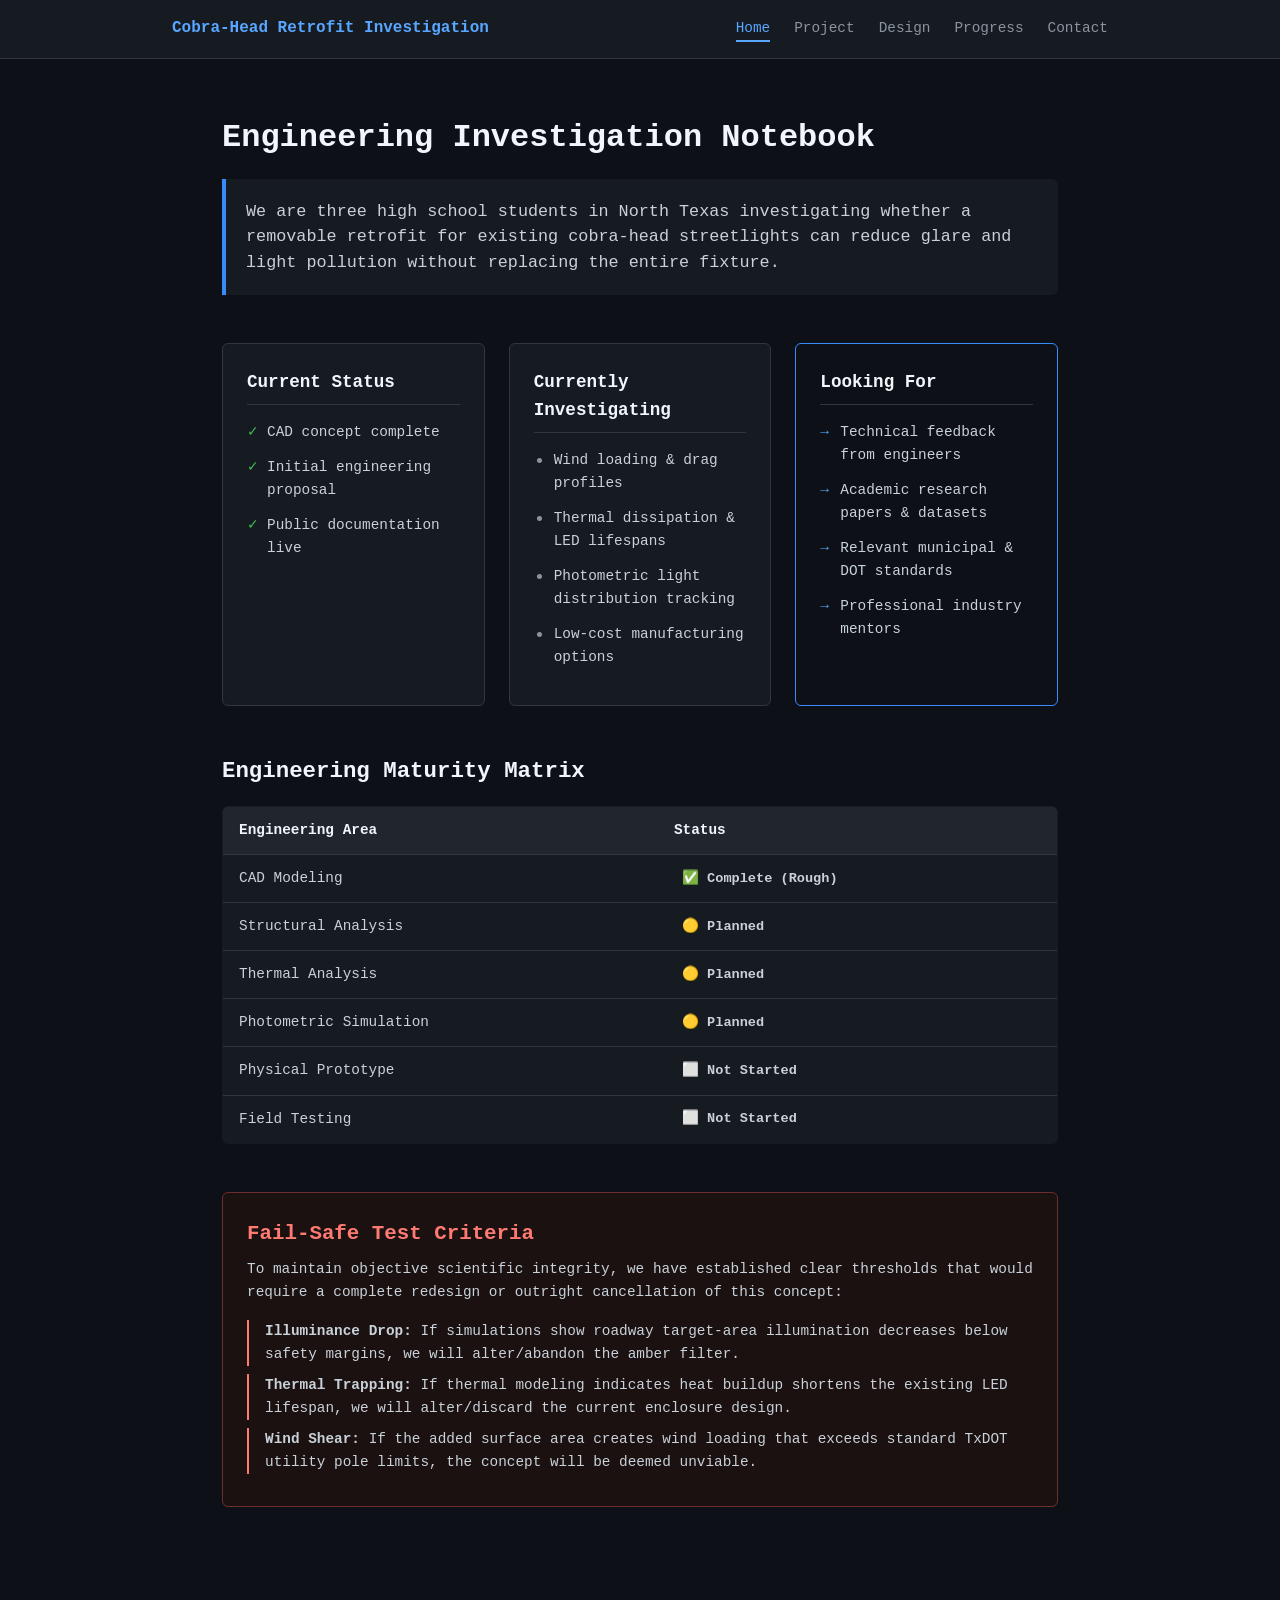
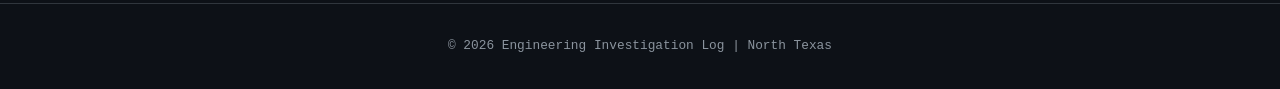
<file: index.html>
<!DOCTYPE html>
<html lang="en">
<head>
    <meta charset="UTF-8">
    <meta name="viewport" content="width=device-width, initial-scale=1.0">
    <title>Cobra-Head Retrofit: Engineering Notebook</title>
    <link rel="stylesheet" href="style.css">
</head>
<body>

    <header>
        <nav>
            <div class="logo">Cobra-Head Retrofit Investigation</div>
            <ul>
                <li><a href="index.html" class="active">Home</a></li>
                <li><a href="project.html">Project</a></li>
                <li><a href="design.html">Design</a></li>
           
                <li><a href="progress.html">Progress</a></li>
                <li><a href="contact.html">Contact</a></li>
            </ul>
        </nav>
    </header>

    <main>
        <section class="hero-investigation">
            <h1>Engineering Investigation Notebook</h1>
            <p class="mission-statement">
                We are three high school students in North Texas investigating whether a removable retrofit for existing cobra-head streetlights can reduce glare and light pollution without replacing the entire fixture.
            </p>
        </section>

        <div class="homepage-grid">
            
            <div class="dashboard-card">
                <h3>Current Status</h3>
                <ul class="notebook-list check-list">
                    <li>CAD concept complete</li>
                    <li>Initial engineering proposal</li>
                    <li>Public documentation live</li>
                </ul>
            </div>

            <div class="dashboard-card">
                <h3>Currently Investigating</h3>
                <ul class="notebook-list bullet-list">
                    <li>Wind loading & drag profiles</li>
                    <li>Thermal dissipation & LED lifespans</li>
                    <li>Photometric light distribution tracking</li>
                    <li>Low-cost manufacturing options</li>
                </ul>
            </div>

            <div class="dashboard-card highlight-card">
                <h3>Looking For</h3>
                <ul class="notebook-list target-list">
                    <li>Technical feedback from engineers</li>
                    <li>Academic research papers & datasets</li>
                    <li>Relevant municipal & DOT standards</li>
                    <li>Professional industry mentors</li>
                </ul>
            </div>

        </div>

        <section class="matrix-section">
            <h2>Engineering Maturity Matrix</h2>
            <table class="matrix-table">
                <thead>
                    <tr>
                        <th>Engineering Area</th>
                        <th>Status</th>
                    </tr>
                </thead>
                <tbody>
                    <tr>
                        <td>CAD Modeling</td>
                        <td><span class="status-tag status-green">✅ Complete (Rough)</span></td>
                    </tr>
                    <tr>
                        <td>Structural Analysis</td>
                        <td><span class="status-tag status-yellow">🟡 Planned</span></td>
                    </tr>
                    <tr>
                        <td>Thermal Analysis</td>
                        <td><span class="status-tag status-yellow">🟡 Planned</span></td>
                    </tr>
                    <tr>
                        <td>Photometric Simulation</td>
                        <td><span class="status-tag status-yellow">🟡 Planned</span></td>
                    </tr>
                    <tr>
                        <td>Physical Prototype</td>
                        <td><span class="status-tag status-gray">⬜ Not Started</span></td>
                    </tr>
                    <tr>
                        <td>Field Testing</td>
                        <td><span class="status-tag status-gray">⬜ Not Started</span></td>
                    </tr>
                </tbody>
            </table>
        </section>

        <section class="criteria-box">
            <h2>Fail-Safe Test Criteria</h2>
            <p>To maintain objective scientific integrity, we have established clear thresholds that would require a complete redesign or outright cancellation of this concept:</p>
            <ul>
                <li><strong>Illuminance Drop:</strong> If simulations show roadway target-area illumination decreases below safety margins, we will alter/abandon the amber filter.</li>
                <li><strong>Thermal Trapping:</strong> If thermal modeling indicates heat buildup shortens the existing LED lifespan, we will alter/discard the current enclosure design.</li>
                <li><strong>Wind Shear:</strong> If the added surface area creates wind loading that exceeds standard TxDOT utility pole limits, the concept will be deemed unviable.</li>
            </ul>
        </section>
    </main>

    <footer>
        <p>&copy; 2026 Engineering Investigation Log | North Texas</p>
    </footer>

</body>
</html>
</file>
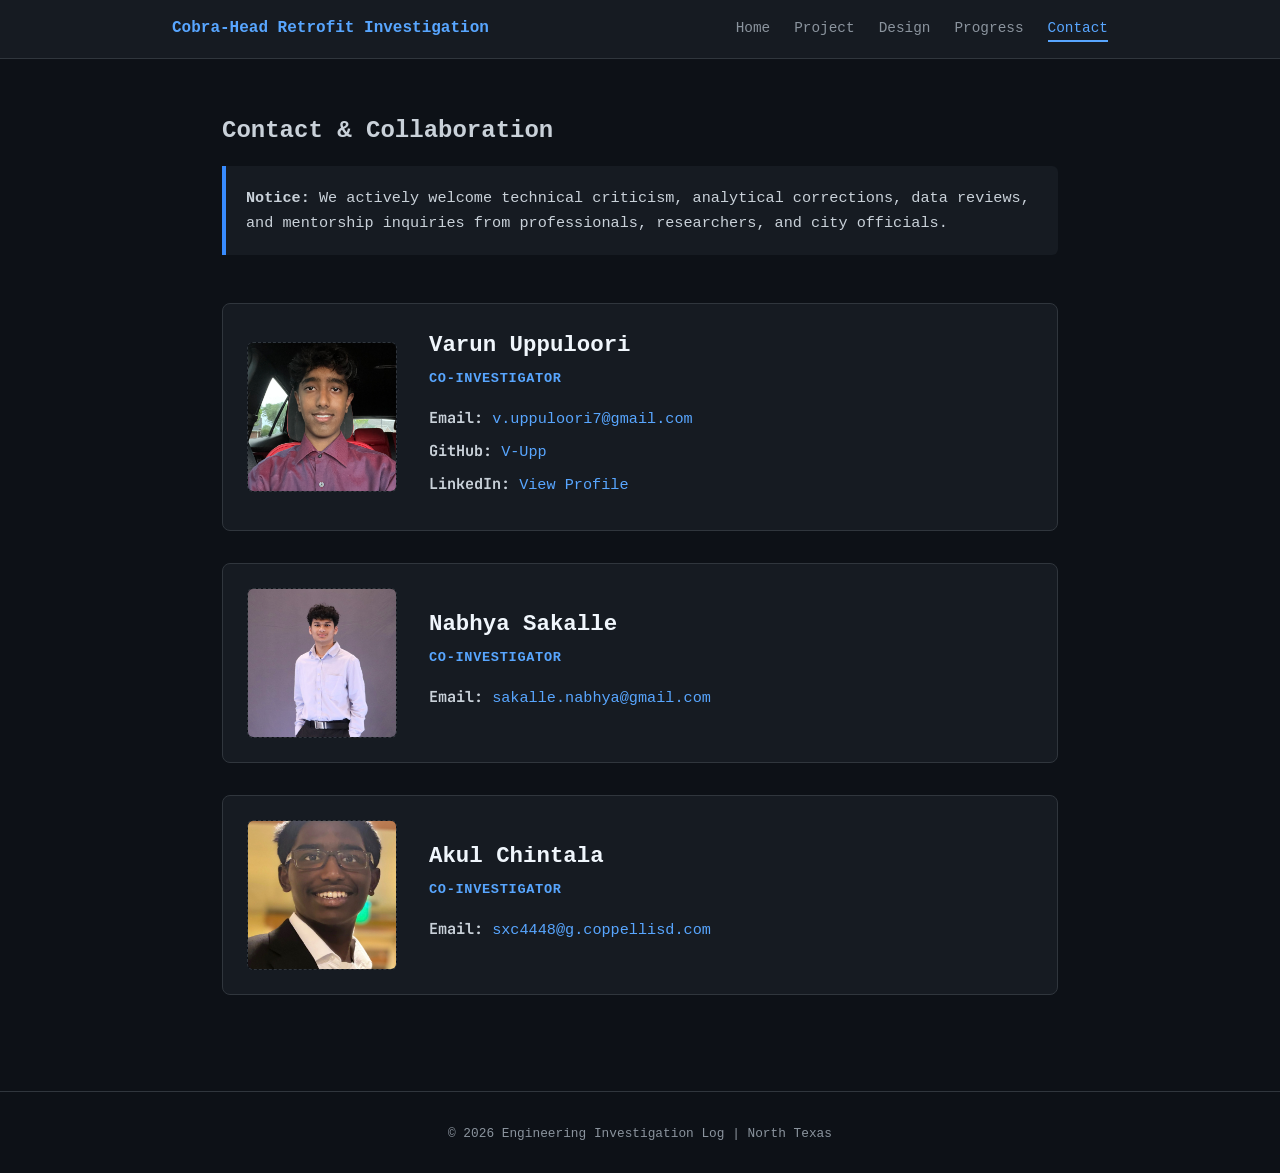
<file: contact.html>
<!DOCTYPE html>
<html lang="en">
<head>
    <meta charset="UTF-8">
    <meta name="viewport" content="width=device-width, initial-scale=1.0">
    <title>Contact & Collaboration | Cobra-Head Retrofit</title>
    <link rel="preconnect" href="https://fonts.googleapis.com">
    <link rel="preconnect" href="https://fonts.gstatic.com" crossorigin>
    <link href="https://fonts.googleapis.com/css2?family=Inter:wght@400;500;600;700&family=JetBrains+Mono:wght@400;500&display=swap" rel="stylesheet">
    <link rel="stylesheet" href="style.css">
</head>
<body>

    <header>
        <nav>
            <div class="logo">Cobra-Head Retrofit Investigation</div>
            <ul>
                <li><a href="index.html">Home</a></li>
                <li><a href="project.html">Project</a></li>
                <li><a href="design.html">Design</a></li>
            
                <li><a href="progress.html">Progress</a></li>
                <li><a href="contact.html" class="active">Contact</a></li>
            </ul>
        </nav>
    </header>

    <main>
        <section class="contact-hero">
            <h1>Contact & Collaboration</h1>
            <p class="criticism-statement">
                <strong>Notice:</strong> We actively welcome technical criticism, analytical corrections, data reviews, and mentorship inquiries from professionals, researchers, and city officials.
            </p>
        </section>

        <div class="team-grid">
            
            <article class="profile-card">
                <div class="profile-image-container">
                    <img src="IMG_2445.jpeg" alt="Varun Uppuloori" class="profile-photo" onerror="this.style.display='none';">
                    <div class="photo-placeholder"><span>[ Space for Photo ]</span></div>
                </div>
                <div class="profile-details">
                    <h2>Varun Uppuloori</h2>
                    <p class="role-tag">Co-Investigator</p>
                    <ul class="contact-links">
                        <li><strong>Email:</strong> <a href="mailto:v.uppuloori7@gmail.com">v.uppuloori7@gmail.com</a></li>
                        <li><strong>GitHub:</strong> <a href="https://github.com/V-Upp" target="_blank">V-Upp</a></li>
                        <li><strong>LinkedIn:</strong> <a href="https://www.linkedin.com/in/varun-uppuloori-9008b5394/" target="_blank">View Profile</a></li>
                    </ul>
                </div>
            </article>

            <article class="profile-card">
                <div class="profile-image-container">
                    <img src="nabhya.jpg" alt="Nabhya Sakalle" class="profile-photo" onerror="this.style.display='none';">
                    <div class="photo-placeholder"><span>[ Space for Photo ]</span></div>
                </div>
                <div class="profile-details">
                    <h2>Nabhya Sakalle</h2>
                    <p class="role-tag">Co-Investigator</p>
                    <ul class="contact-links">
                        <li><strong>Email:</strong> <a href="mailto:sakalle.nabhya@gmail.com">sakalle.nabhya@gmail.com</a></li>
                    </ul>
                </div>
            </article>

            <article class="profile-card">
                <div class="profile-image-container">
                    <img src="Akul.jpeg" alt="Akul Chintala" class="profile-photo" onerror="this.style.display='none';">
                    <div class="photo-placeholder"><span>[ Space for Photo ]</span></div>
                </div>
                <div class="profile-details">
                    <h2>Akul Chintala</h2>
                    <p class="role-tag">Co-Investigator</p>
                    <ul class="contact-links">
                        <li><strong>Email:</strong> <a href="mailto:sxc4448@g.coppellisd.com">sxc4448@g.coppellisd.com</a></li>
                    </ul>
                </div>
            </article>

        </div>
    </main>

    <footer>
        <p>&copy; 2026 Engineering Investigation Log | North Texas</p>
    </footer>

</body>
</html>
</file>
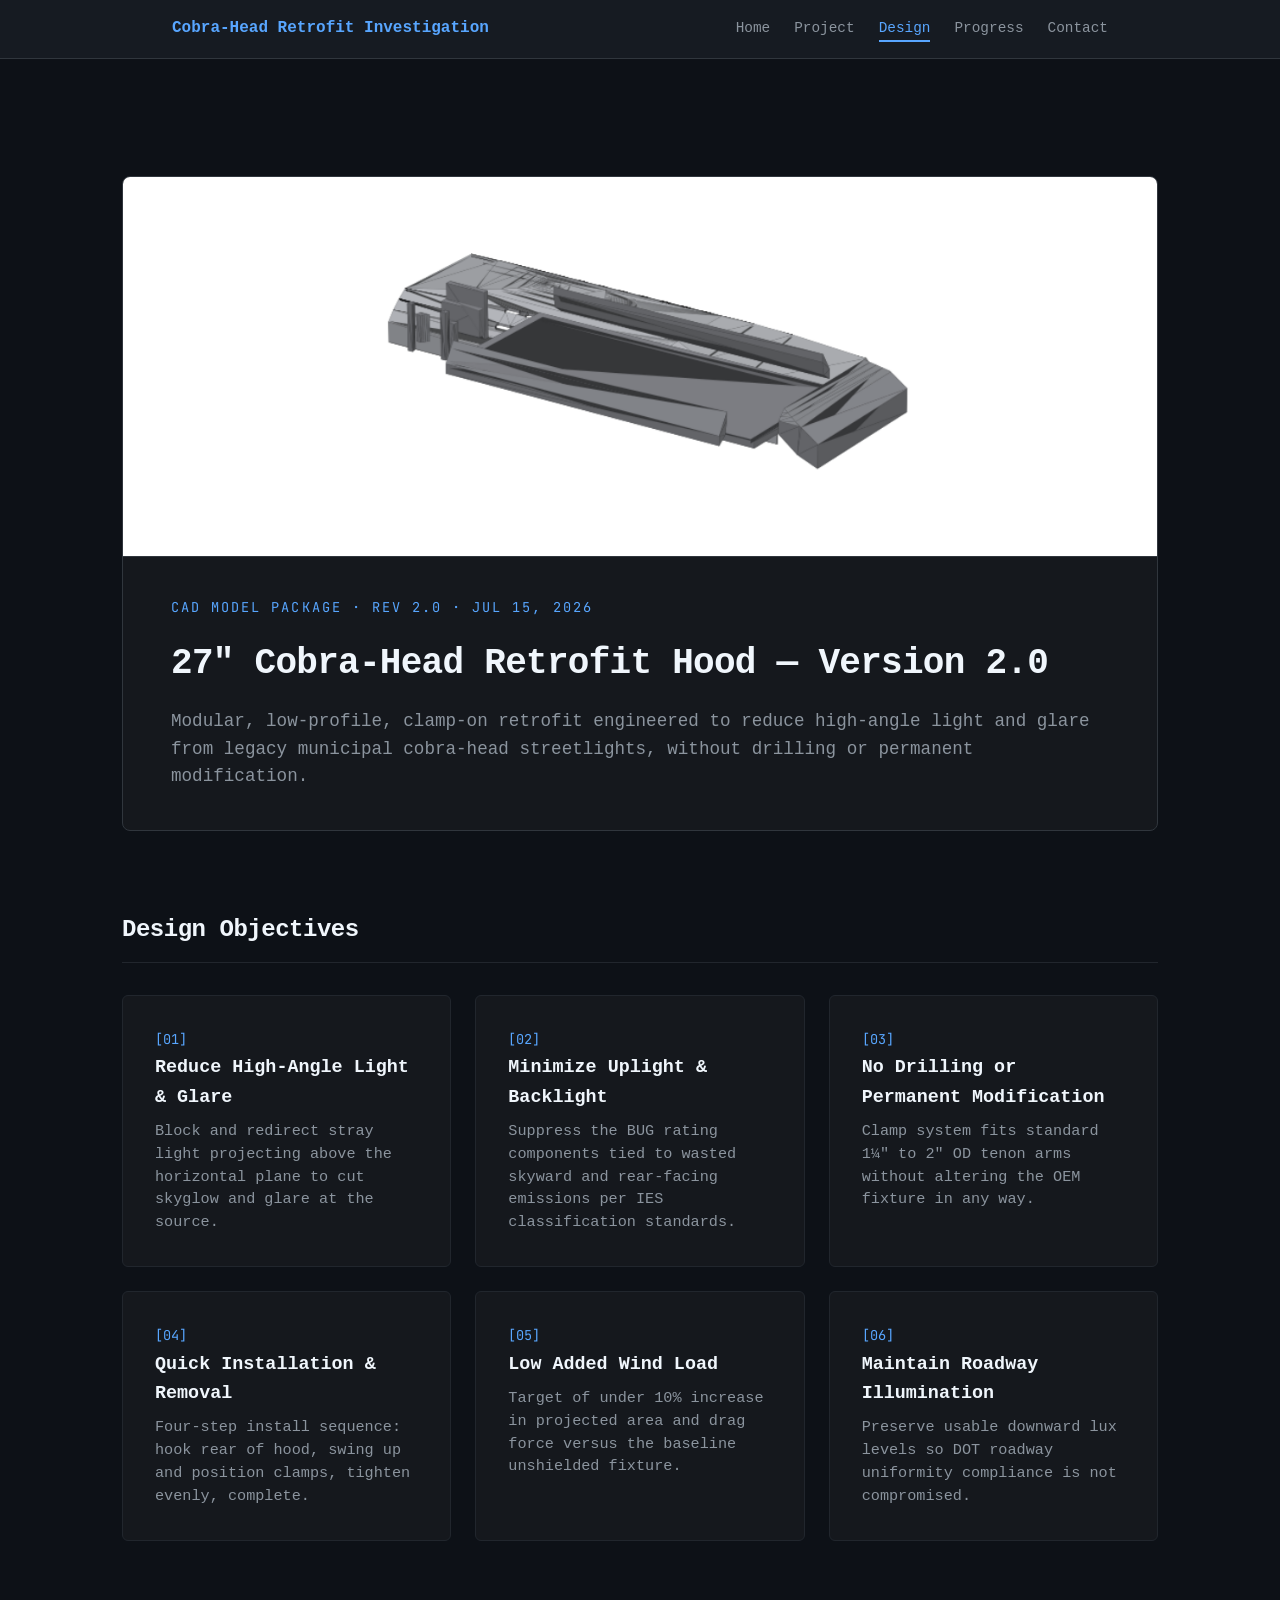
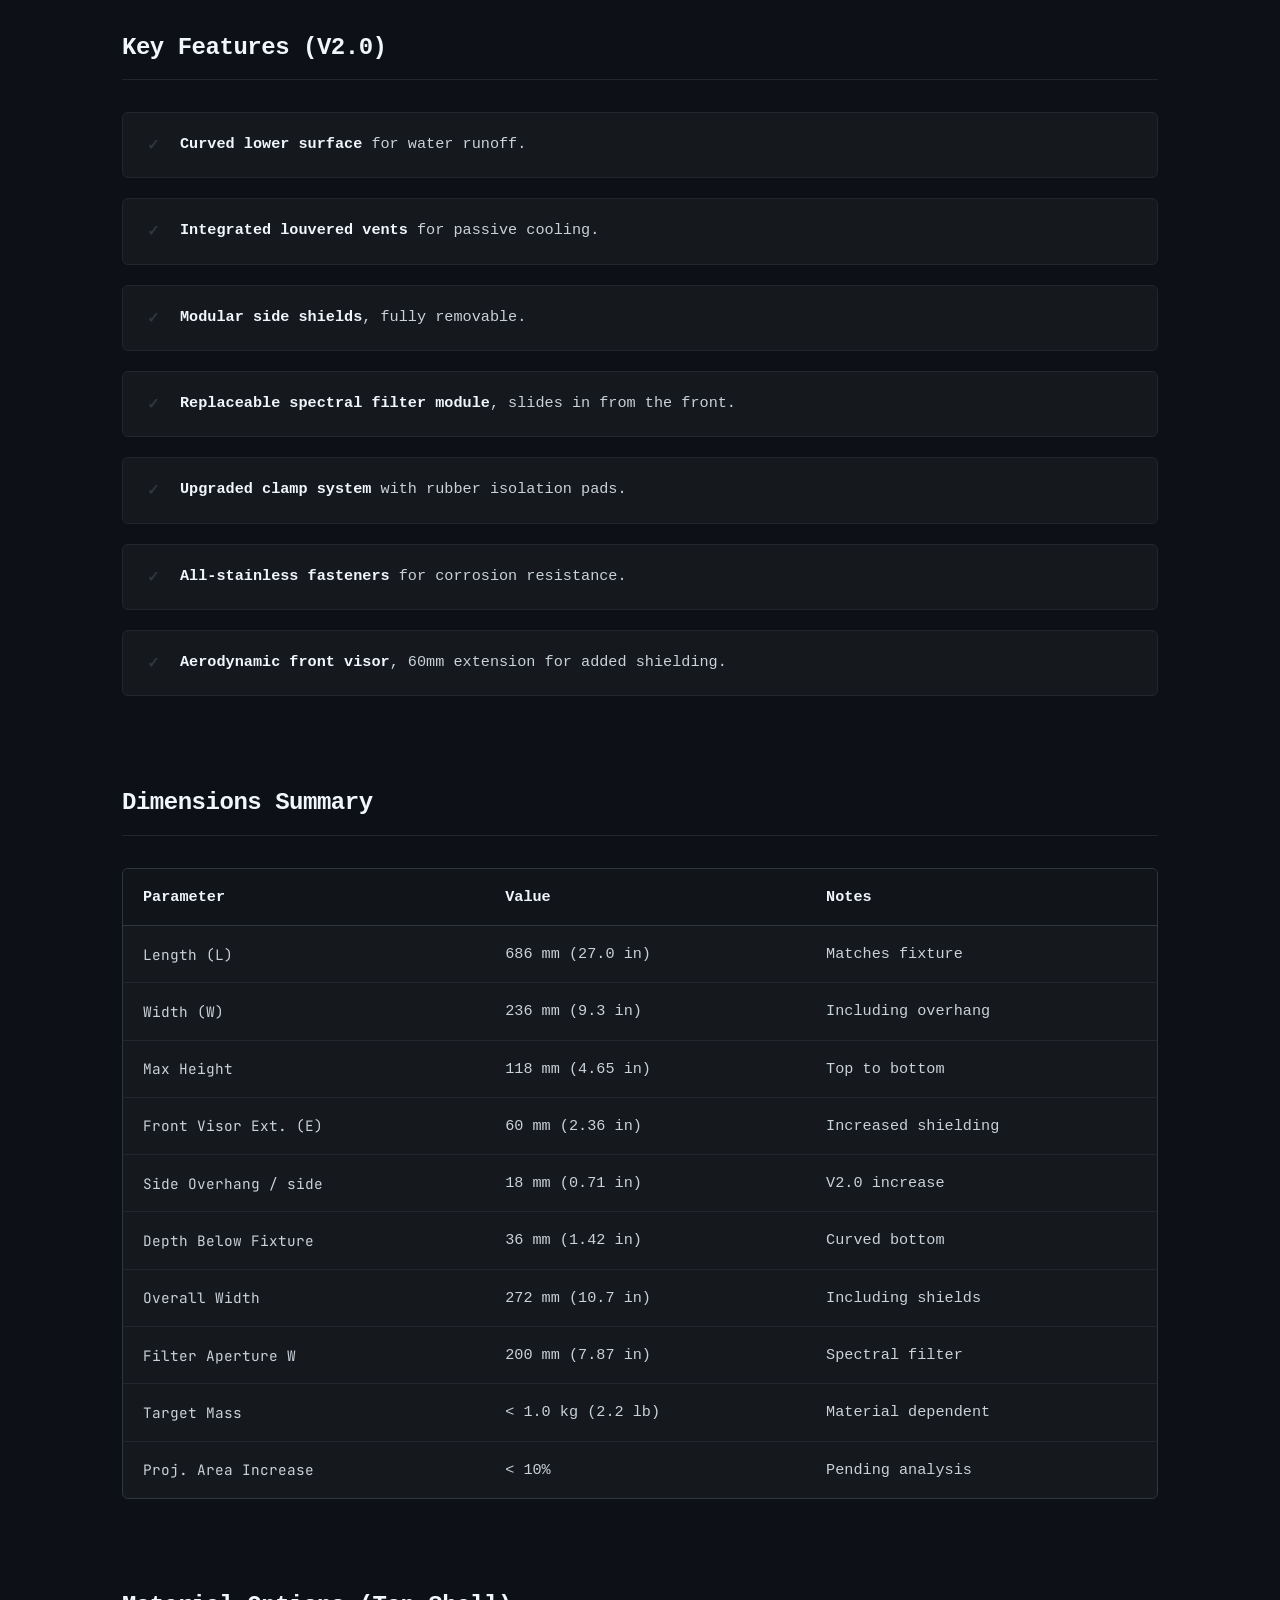
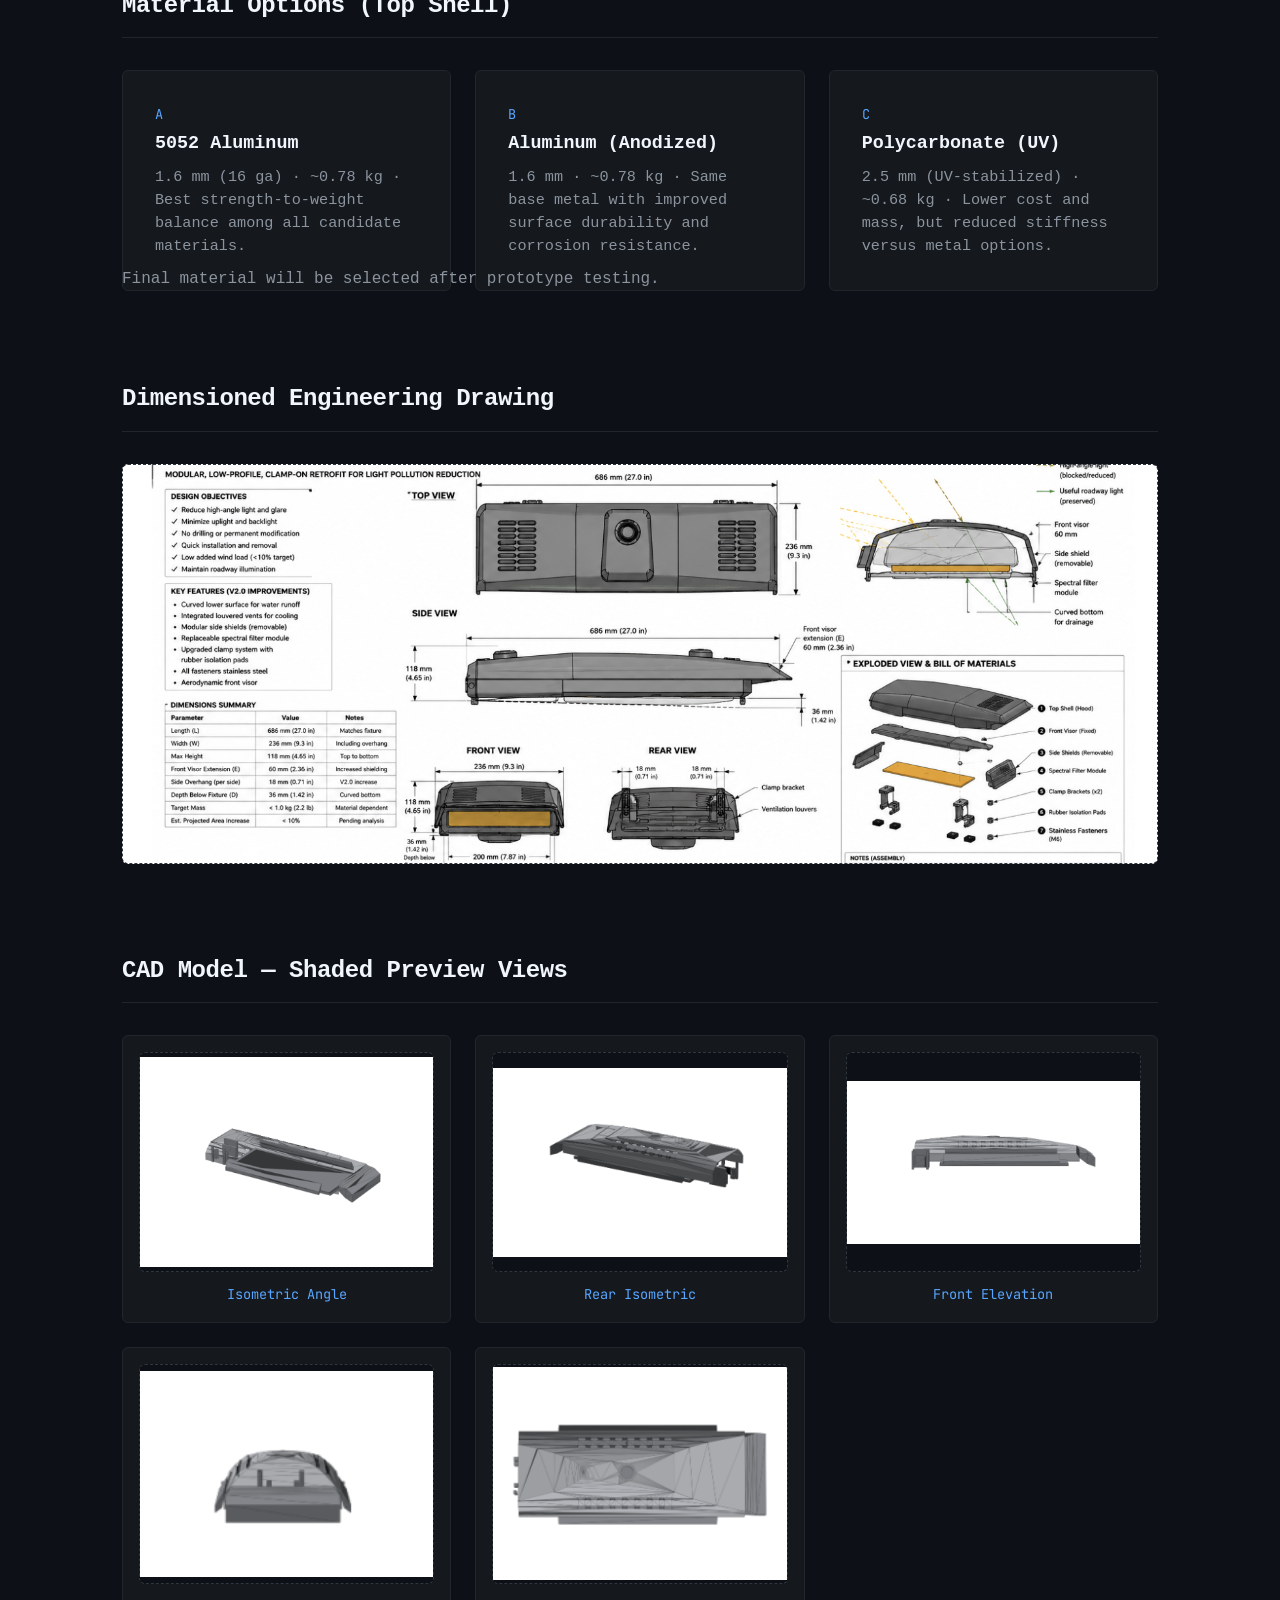
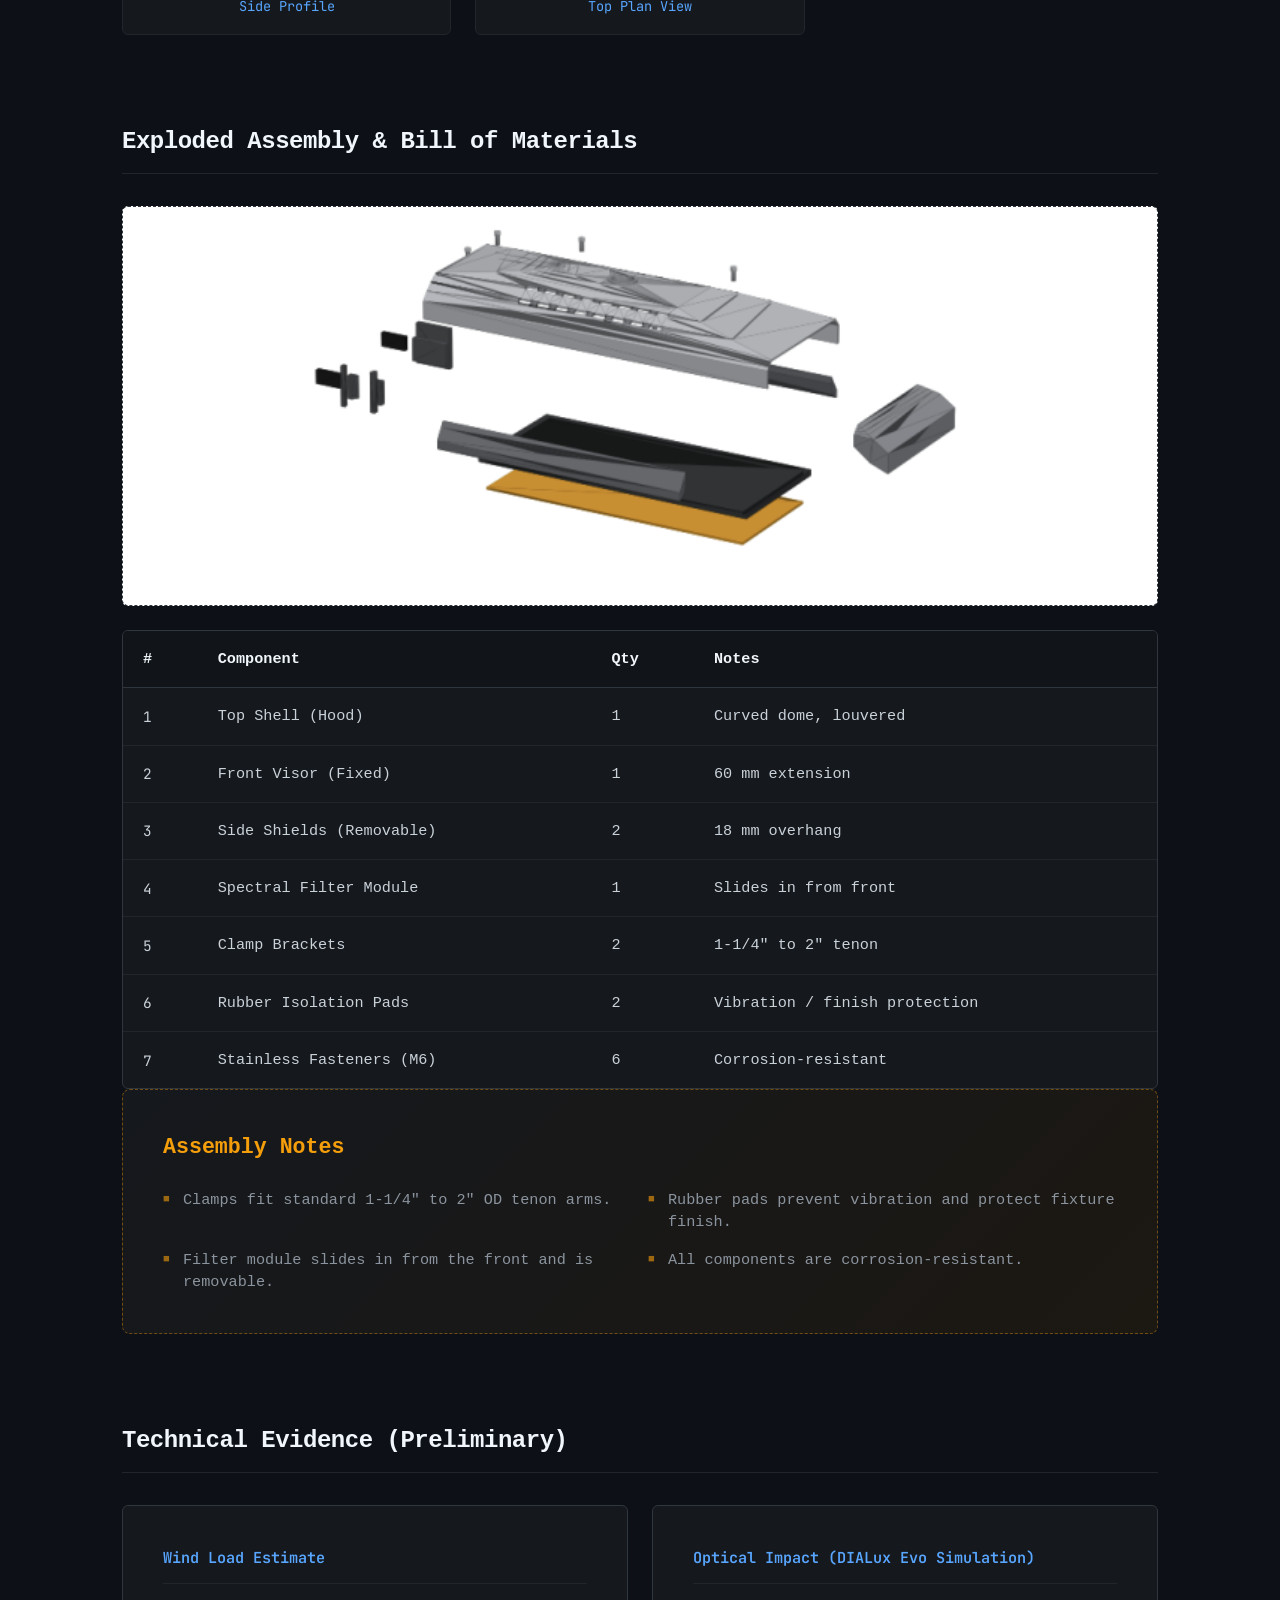
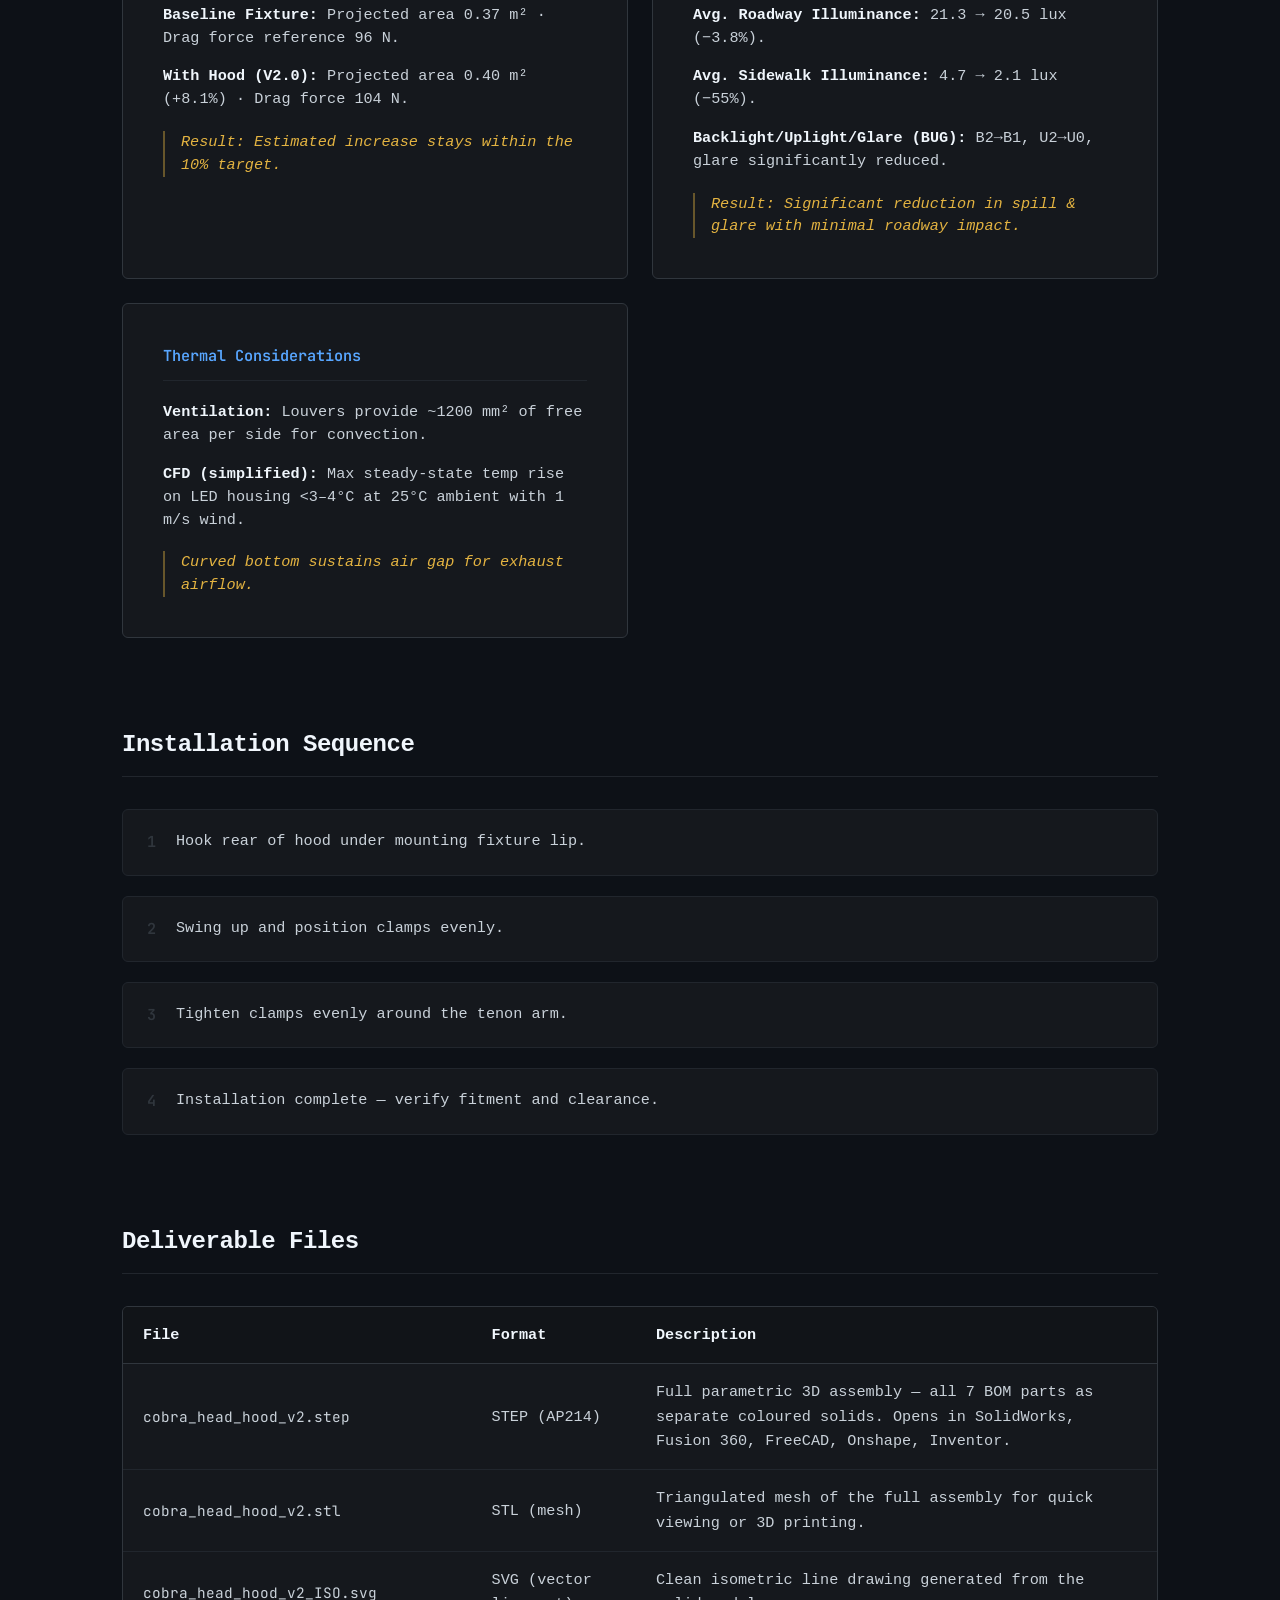
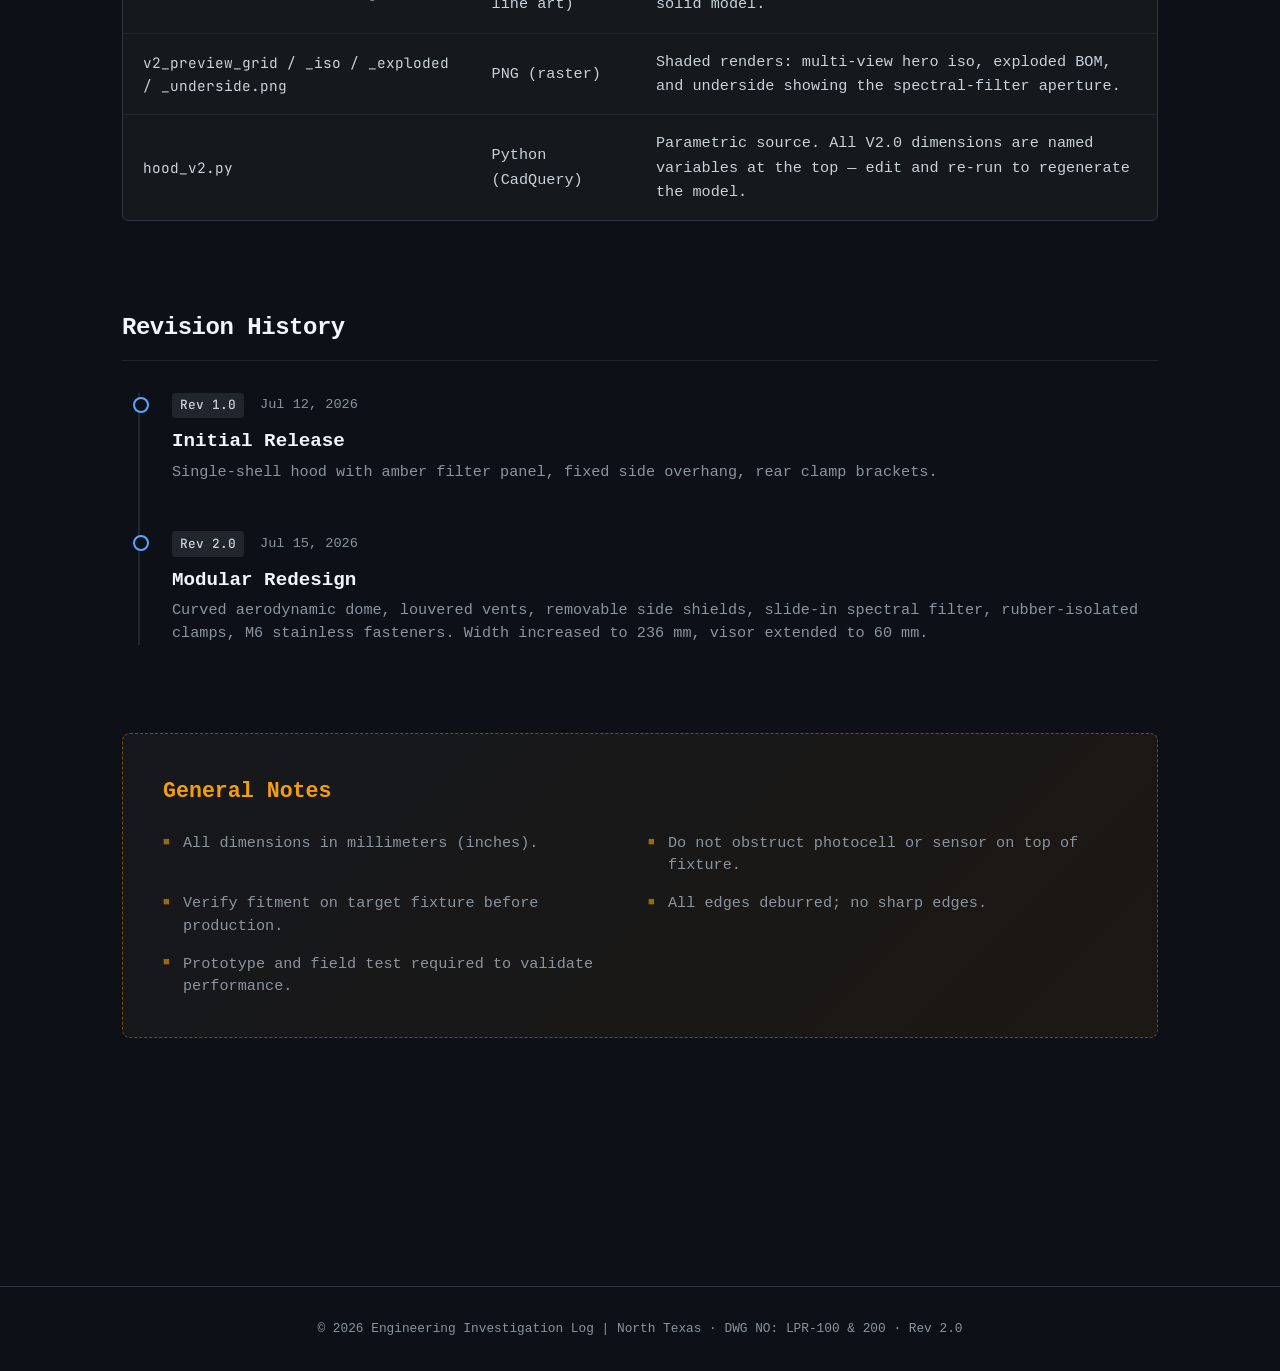
<file: design.html>
<!DOCTYPE html>
<html lang="en">
<head>
    <meta charset="UTF-8">
    <meta name="viewport" content="width=device-width, initial-scale=1.0">
    <title>Design Evolution & Engineering Reasoning | Cobra-Head Retrofit</title>
    <link rel="preconnect" href="https://fonts.googleapis.com">
    <link rel="preconnect" href="https://fonts.gstatic.com" crossorigin>
    <link href="https://fonts.googleapis.com/css2?family=Inter:wght@400;500;600;700&family=JetBrains+Mono:wght@400;500&display=swap" rel="stylesheet">
    <link rel="stylesheet" href="style.css">
</head>
<body class="research-sheet-theme">

    <header>
        <nav>
            <div class="logo">Cobra-Head Retrofit Investigation</div>
            <ul>
                <li><a href="index.html">Home</a></li>
                <li><a href="project.html">Project</a></li>
                <li><a href="design.html" class="active">Design</a></li>
                
                <li><a href="progress.html">Progress</a></li>
                <li><a href="contact.html">Contact</a></li>
            </ul>
        </nav>
    </header>

    <main class="structured-research-stream">

        <section class="design-hero-viewport">
            <div class="image-placeholder hero-viewport" style="background-image:url('assets/hero-iso-render.png');">
            </div>
            <div class="hero-text-overlay">
                <span class="technical-label">CAD Model Package · Rev 2.0 · Jul 15, 2026</span>
                <h1>27" Cobra-Head Retrofit Hood — Version 2.0</h1>
                <p>Modular, low-profile, clamp-on retrofit engineered to reduce high-angle light and glare from legacy municipal cobra-head streetlights, without drilling or permanent modification.</p>
            </div>
        </section>

        <section class="design-section-spacing">
            <h2 class="section-technical-title">Design Objectives</h2>
            <div class="component-grid target-matrix-3x2">
                <div class="engineering-card">
                    <span class="card-mono-index">[01]</span>
                    <h4>Reduce High-Angle Light &amp; Glare</h4>
                    <p>Block and redirect stray light projecting above the horizontal plane to cut skyglow and glare at the source.</p>
                </div>
                <div class="engineering-card">
                    <span class="card-mono-index">[02]</span>
                    <h4>Minimize Uplight &amp; Backlight</h4>
                    <p>Suppress the BUG rating components tied to wasted skyward and rear-facing emissions per IES classification standards.</p>
                </div>
                <div class="engineering-card">
                    <span class="card-mono-index">[03]</span>
                    <h4>No Drilling or Permanent Modification</h4>
                    <p>Clamp system fits standard 1¼" to 2" OD tenon arms without altering the OEM fixture in any way.</p>
                </div>
                <div class="engineering-card">
                    <span class="card-mono-index">[04]</span>
                    <h4>Quick Installation &amp; Removal</h4>
                    <p>Four-step install sequence: hook rear of hood, swing up and position clamps, tighten evenly, complete.</p>
                </div>
                <div class="engineering-card">
                    <span class="card-mono-index">[05]</span>
                    <h4>Low Added Wind Load</h4>
                    <p>Target of under 10% increase in projected area and drag force versus the baseline unshielded fixture.</p>
                </div>
                <div class="engineering-card">
                    <span class="card-mono-index">[06]</span>
                    <h4>Maintain Roadway Illumination</h4>
                    <p>Preserve usable downward lux levels so DOT roadway uniformity compliance is not compromised.</p>
                </div>
            </div>
        </section>

        <section class="design-section-spacing">
            <h2 class="section-technical-title">Key Features (V2.0)</h2>
            <div class="checklist-grid-wrapper">
                <div class="checklist-item-row">
                    <div class="check-box-indicator">✓</div>
                    <div class="checklist-text-block"><strong>Curved lower surface</strong> for water runoff.</div>
                </div>
                <div class="checklist-item-row">
                    <div class="check-box-indicator">✓</div>
                    <div class="checklist-text-block"><strong>Integrated louvered vents</strong> for passive cooling.</div>
                </div>
                <div class="checklist-item-row">
                    <div class="check-box-indicator">✓</div>
                    <div class="checklist-text-block"><strong>Modular side shields</strong>, fully removable.</div>
                </div>
                <div class="checklist-item-row">
                    <div class="check-box-indicator">✓</div>
                    <div class="checklist-text-block"><strong>Replaceable spectral filter module</strong>, slides in from the front.</div>
                </div>
                <div class="checklist-item-row">
                    <div class="check-box-indicator">✓</div>
                    <div class="checklist-text-block"><strong>Upgraded clamp system</strong> with rubber isolation pads.</div>
                </div>
                <div class="checklist-item-row">
                    <div class="check-box-indicator">✓</div>
                    <div class="checklist-text-block"><strong>All-stainless fasteners</strong> for corrosion resistance.</div>
                </div>
                <div class="checklist-item-row">
                    <div class="check-box-indicator">✓</div>
                    <div class="checklist-text-block"><strong>Aerodynamic front visor</strong>, 60mm extension for added shielding.</div>
                </div>
            </div>
        </section>

        <section class="design-section-spacing">
            <h2 class="section-technical-title">Dimensions Summary</h2>
            <div class="table-container-scroller">
                <table class="status-table">
                    <thead>
                        <tr><th>Parameter</th><th>Value</th><th>Notes</th></tr>
                    </thead>
                    <tbody>
                        <tr><td class="mono-variable">Length (L)</td><td>686 mm (27.0 in)</td><td>Matches fixture</td></tr>
                        <tr><td class="mono-variable">Width (W)</td><td>236 mm (9.3 in)</td><td>Including overhang</td></tr>
                        <tr><td class="mono-variable">Max Height</td><td>118 mm (4.65 in)</td><td>Top to bottom</td></tr>
                        <tr><td class="mono-variable">Front Visor Ext. (E)</td><td>60 mm (2.36 in)</td><td>Increased shielding</td></tr>
                        <tr><td class="mono-variable">Side Overhang / side</td><td>18 mm (0.71 in)</td><td>V2.0 increase</td></tr>
                        <tr><td class="mono-variable">Depth Below Fixture</td><td>36 mm (1.42 in)</td><td>Curved bottom</td></tr>
                        <tr><td class="mono-variable">Overall Width</td><td>272 mm (10.7 in)</td><td>Including shields</td></tr>
                        <tr><td class="mono-variable">Filter Aperture W</td><td>200 mm (7.87 in)</td><td>Spectral filter</td></tr>
                        <tr><td class="mono-variable">Target Mass</td><td>&lt; 1.0 kg (2.2 lb)</td><td>Material dependent</td></tr>
                        <tr><td class="mono-variable">Proj. Area Increase</td><td>&lt; 10%</td><td>Pending analysis</td></tr>
                    </tbody>
                </table>
            </div>
        </section>

        <section class="design-section-spacing">
            <h2 class="section-technical-title">Material Options (Top Shell)</h2>
            <div class="component-grid target-matrix-3x2">
                <div class="engineering-card">
                    <span class="card-mono-index">A</span>
                    <h4>5052 Aluminum</h4>
                    <p>1.6 mm (16 ga) · ~0.78 kg · Best strength-to-weight balance among all candidate materials.</p>
                </div>
                <div class="engineering-card">
                    <span class="card-mono-index">B</span>
                    <h4>Aluminum (Anodized)</h4>
                    <p>1.6 mm · ~0.78 kg · Same base metal with improved surface durability and corrosion resistance.</p>
                </div>
                <div class="engineering-card">
                    <span class="card-mono-index">C</span>
                    <h4>Polycarbonate (UV)</h4>
                    <p>2.5 mm (UV-stabilized) · ~0.68 kg · Lower cost and mass, but reduced stiffness versus metal options.</p>
                </div>
            </div>
            <p class="section-context-intro">Final material will be selected after prototype testing.</p>
        </section>

        <section class="design-section-spacing">
            <h2 class="section-technical-title">Dimensioned Engineering Drawing</h2>
            <div class="image-placeholder graphic-viewport-large" style="background-image:url('assets/dimensioned-drawing-source.png');">
            </div>
        </section>

<section class="design-section-spacing">
    <h2 class="section-technical-title">CAD Model — Shaded Preview Views</h2>
    <div class="component-grid target-matrix-3x2">
        
        <div class="engineering-card cad-preview-card">
            <div class="image-placeholder cad-viewport" style="background-image: url('assets/view-iso.png');"></div>
            <div class="cad-view-label">Isometric Angle</div>
        </div>

        <div class="engineering-card cad-preview-card">
            <div class="image-placeholder cad-viewport" style="background-image: url('assets/view-iso-rear.png');"></div>
            <div class="cad-view-label">Rear Isometric</div>
        </div>

        <div class="engineering-card cad-preview-card">
            <div class="image-placeholder cad-viewport" style="background-image: url('assets/view-front.png');"></div>
            <div class="cad-view-label">Front Elevation</div>
        </div>

        <div class="engineering-card cad-preview-card">
            <div class="image-placeholder cad-viewport" style="background-image: url('assets/view-side.png');"></div>
            <div class="cad-view-label">Side Profile</div>
        </div>

        <div class="engineering-card cad-preview-card">
            <div class="image-placeholder cad-viewport" style="background-image: url('assets/view-top.png');"></div>
            <div class="cad-view-label">Top Plan View</div>
        </div>

    </div>
</section>

        <section class="design-section-spacing">
            <h2 class="section-technical-title">Exploded Assembly &amp; Bill of Materials</h2>
            <div class="image-placeholder graphic-viewport-large" style="background-image:url('assets/exploded-view-v2.png');">
            </div>

            <div class="table-container-scroller">
                <table class="status-table">
                    <thead>
                        <tr><th>#</th><th>Component</th><th>Qty</th><th>Notes</th></tr>
                    </thead>
                    <tbody>
                        <tr><td class="mono-variable">1</td><td>Top Shell (Hood)</td><td>1</td><td>Curved dome, louvered</td></tr>
                        <tr><td class="mono-variable">2</td><td>Front Visor (Fixed)</td><td>1</td><td>60 mm extension</td></tr>
                        <tr><td class="mono-variable">3</td><td>Side Shields (Removable)</td><td>2</td><td>18 mm overhang</td></tr>
                        <tr><td class="mono-variable">4</td><td>Spectral Filter Module</td><td>1</td><td>Slides in from front</td></tr>
                        <tr><td class="mono-variable">5</td><td>Clamp Brackets</td><td>2</td><td>1-1/4" to 2" tenon</td></tr>
                        <tr><td class="mono-variable">6</td><td>Rubber Isolation Pads</td><td>2</td><td>Vibration / finish protection</td></tr>
                        <tr><td class="mono-variable">7</td><td>Stainless Fasteners (M6)</td><td>6</td><td>Corrosion-resistant</td></tr>
                    </tbody>
                </table>
            </div>

            <div class="callout-box warning-callout-architecture">
                <h3>Assembly Notes</h3>
                <ul class="callout-bullet-matrix">
                    <li>Clamps fit standard 1-1/4" to 2" OD tenon arms.</li>
                    <li>Rubber pads prevent vibration and protect fixture finish.</li>
                    <li>Filter module slides in from the front and is removable.</li>
                    <li>All components are corrosion-resistant.</li>
                </ul>
            </div>
        </section>

        <section class="design-section-spacing">
            <h2 class="section-technical-title">Technical Evidence (Preliminary)</h2>
            <div class="component-grid decision-matrix-row">
                <div class="decision-card">
                    <div class="decision-header">Wind Load Estimate</div>
                    <p><strong>Baseline Fixture:</strong> Projected area 0.37 m² · Drag force reference 96 N.</p>
                    <p><strong>With Hood (V2.0):</strong> Projected area 0.40 m² (+8.1%) · Drag force 104 N.</p>
                    <p class="decision-query">Result: Estimated increase stays within the 10% target.</p>
                </div>
                <div class="decision-card">
                    <div class="decision-header">Optical Impact (DIALux Evo Simulation)</div>
                    <p><strong>Avg. Roadway Illuminance:</strong> 21.3 → 20.5 lux (−3.8%).</p>
                    <p><strong>Avg. Sidewalk Illuminance:</strong> 4.7 → 2.1 lux (−55%).</p>
                    <p><strong>Backlight/Uplight/Glare (BUG):</strong> B2→B1, U2→U0, glare significantly reduced.</p>
                    <p class="decision-query">Result: Significant reduction in spill &amp; glare with minimal roadway impact.</p>
                </div>
                <div class="decision-card">
                    <div class="decision-header">Thermal Considerations</div>
                    <p><strong>Ventilation:</strong> Louvers provide ~1200 mm² of free area per side for convection.</p>
                    <p><strong>CFD (simplified):</strong> Max steady-state temp rise on LED housing &lt;3–4°C at 25°C ambient with 1 m/s wind.</p>
                    <p class="decision-query">Curved bottom sustains air gap for exhaust airflow.</p>
                </div>
            </div>
        </section>

        <section class="design-section-spacing">
            <h2 class="section-technical-title">Installation Sequence</h2>
            <div class="checklist-grid-wrapper">
                <div class="checklist-item-row"><div class="check-box-indicator">1</div><div class="checklist-text-block">Hook rear of hood under mounting fixture lip.</div></div>
                <div class="checklist-item-row"><div class="check-box-indicator">2</div><div class="checklist-text-block">Swing up and position clamps evenly.</div></div>
                <div class="checklist-item-row"><div class="check-box-indicator">3</div><div class="checklist-text-block">Tighten clamps evenly around the tenon arm.</div></div>
                <div class="checklist-item-row"><div class="check-box-indicator">4</div><div class="checklist-text-block">Installation complete — verify fitment and clearance.</div></div>
            </div>
        </section>

        <section class="design-section-spacing">
            <h2 class="section-technical-title">Deliverable Files</h2>
            <div class="table-container-scroller">
                <table class="status-table">
                    <thead>
                        <tr><th>File</th><th>Format</th><th>Description</th></tr>
                    </thead>
                    <tbody>
                        <tr><td class="mono-variable">cobra_head_hood_v2.step</td><td>STEP (AP214)</td><td>Full parametric 3D assembly — all 7 BOM parts as separate coloured solids. Opens in SolidWorks, Fusion 360, FreeCAD, Onshape, Inventor.</td></tr>
                        <tr><td class="mono-variable">cobra_head_hood_v2.stl</td><td>STL (mesh)</td><td>Triangulated mesh of the full assembly for quick viewing or 3D printing.</td></tr>
                        <tr><td class="mono-variable">cobra_head_hood_v2_ISO.svg</td><td>SVG (vector line art)</td><td>Clean isometric line drawing generated from the solid model.</td></tr>
                        <tr><td class="mono-variable">v2_preview_grid / _iso / _exploded / _underside.png</td><td>PNG (raster)</td><td>Shaded renders: multi-view hero iso, exploded BOM, and underside showing the spectral-filter aperture.</td></tr>
                        <tr><td class="mono-variable">hood_v2.py</td><td>Python (CadQuery)</td><td>Parametric source. All V2.0 dimensions are named variables at the top — edit and re-run to regenerate the model.</td></tr>
                    </tbody>
                </table>
            </div>
        </section>

        <section class="design-section-spacing">
            <h2 class="section-technical-title">Revision History</h2>
            <div class="timeline-container">
                <div class="timeline-node">
                    <div class="timeline-meta">
                        <span class="version-tag">Rev 1.0</span>
                        <span class="date-tag">Jul 12, 2026</span>
                    </div>
                    <div class="timeline-body">
                        <h4>Initial Release</h4>
                        <p>Single-shell hood with amber filter panel, fixed side overhang, rear clamp brackets.</p>
                    </div>
                </div>
                <div class="timeline-node">
                    <div class="timeline-meta">
                        <span class="version-tag">Rev 2.0</span>
                        <span class="date-tag">Jul 15, 2026</span>
                    </div>
                    <div class="timeline-body">
                        <h4>Modular Redesign</h4>
                        <p>Curved aerodynamic dome, louvered vents, removable side shields, slide-in spectral filter, rubber-isolated clamps, M6 stainless fasteners. Width increased to 236 mm, visor extended to 60 mm.</p>
                    </div>
                </div>
            </div>
        </section>

        <section class="design-section-spacing">
            <div class="callout-box warning-callout-architecture">
                <h3>General Notes</h3>
                <ul class="callout-bullet-matrix">
                    <li>All dimensions in millimeters (inches).</li>
                    <li>Do not obstruct photocell or sensor on top of fixture.</li>
                    <li>Verify fitment on target fixture before production.</li>
                    <li>All edges deburred; no sharp edges.</li>
                    <li>Prototype and field test required to validate performance.</li>
                </ul>
            </div>
        </section>

    </main>

    <footer>
        <p>&copy; 2026 Engineering Investigation Log | North Texas · DWG NO: LPR-100 &amp; 200 · Rev 2.0</p>
    </footer>

</body>
</html>
</file>
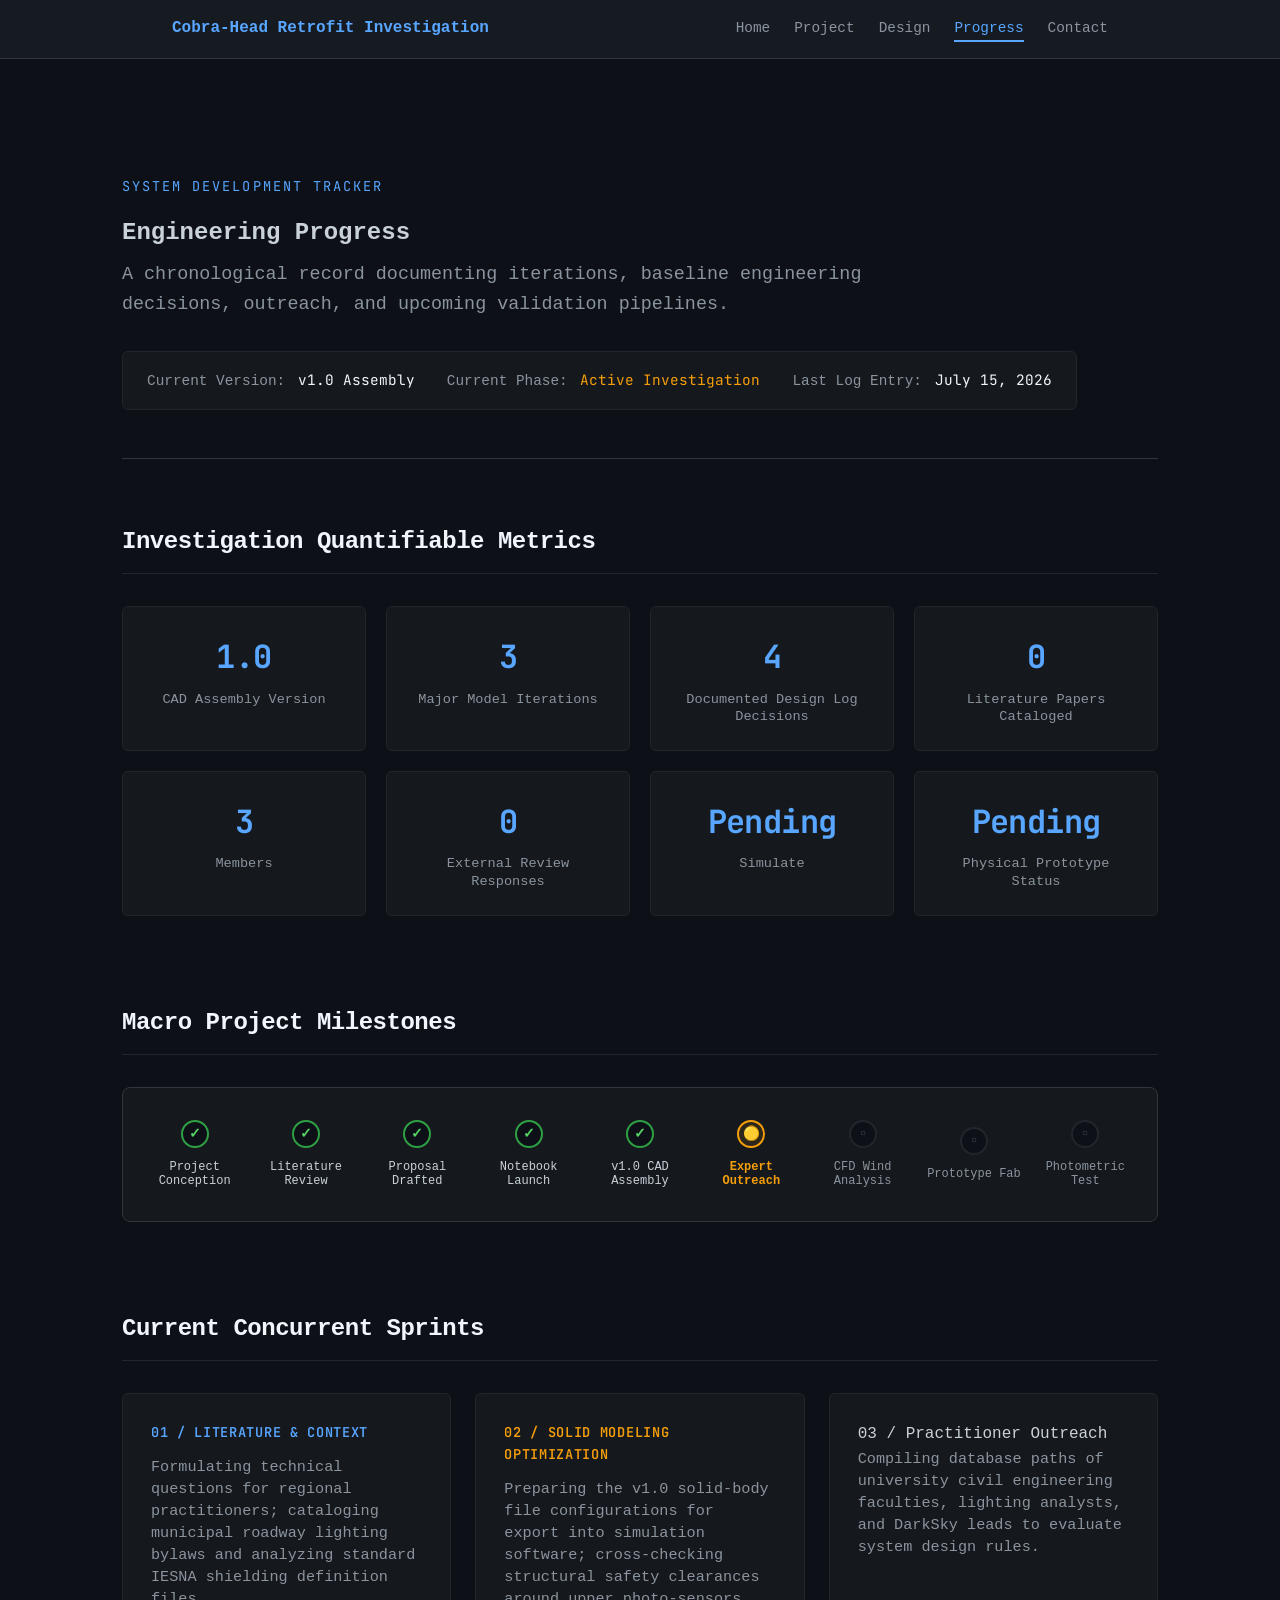
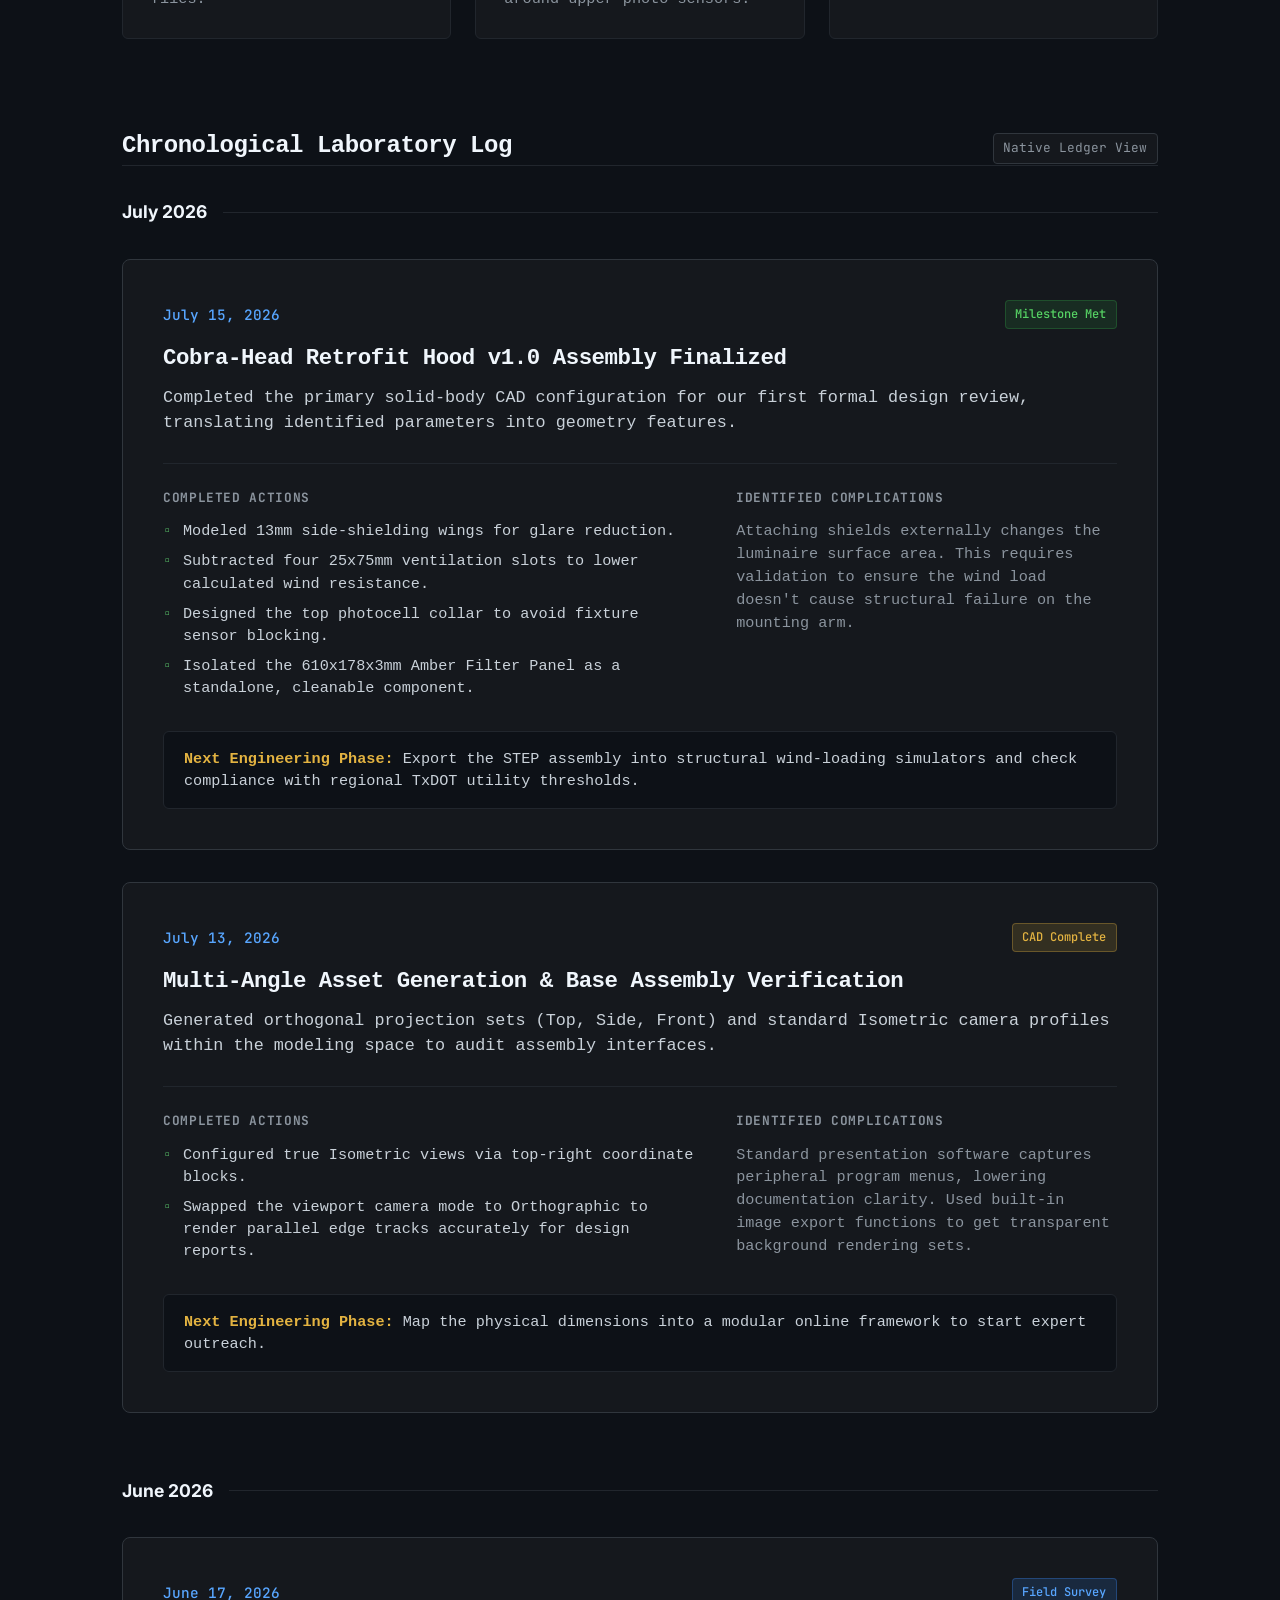
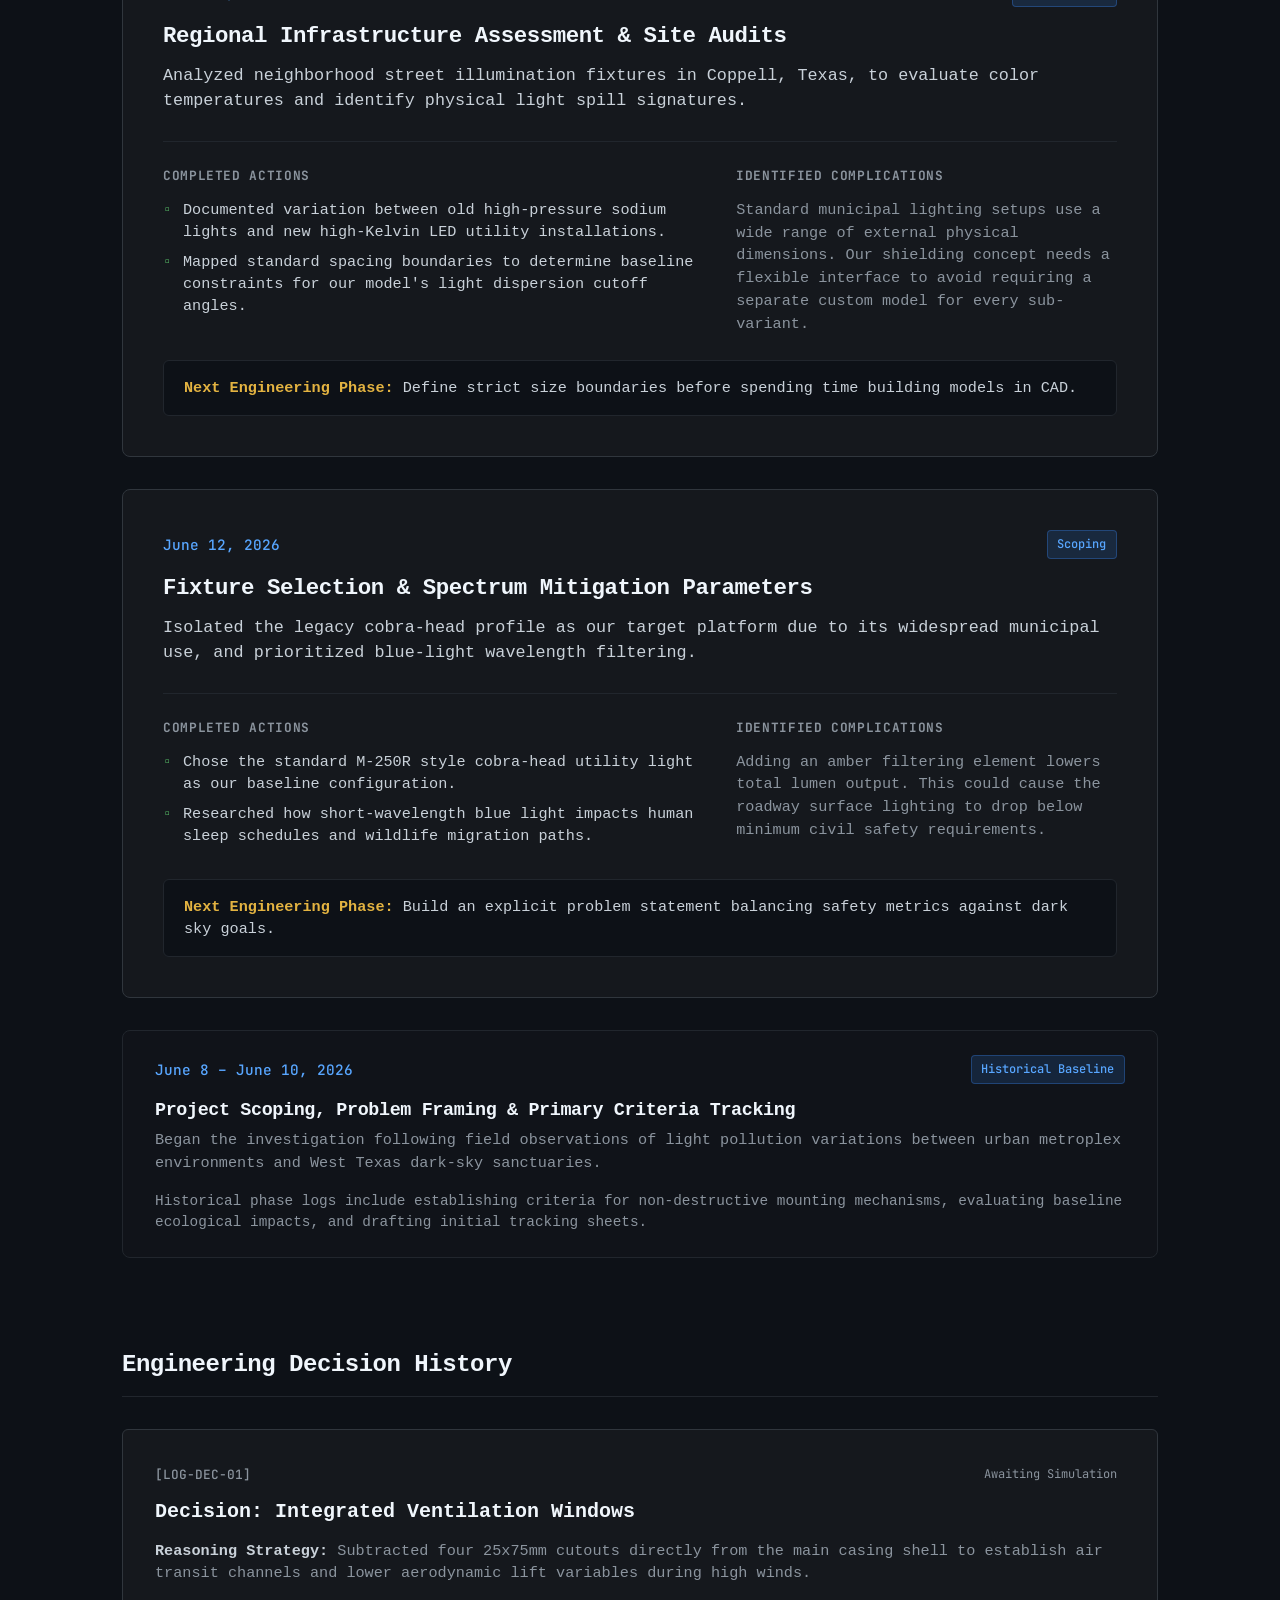
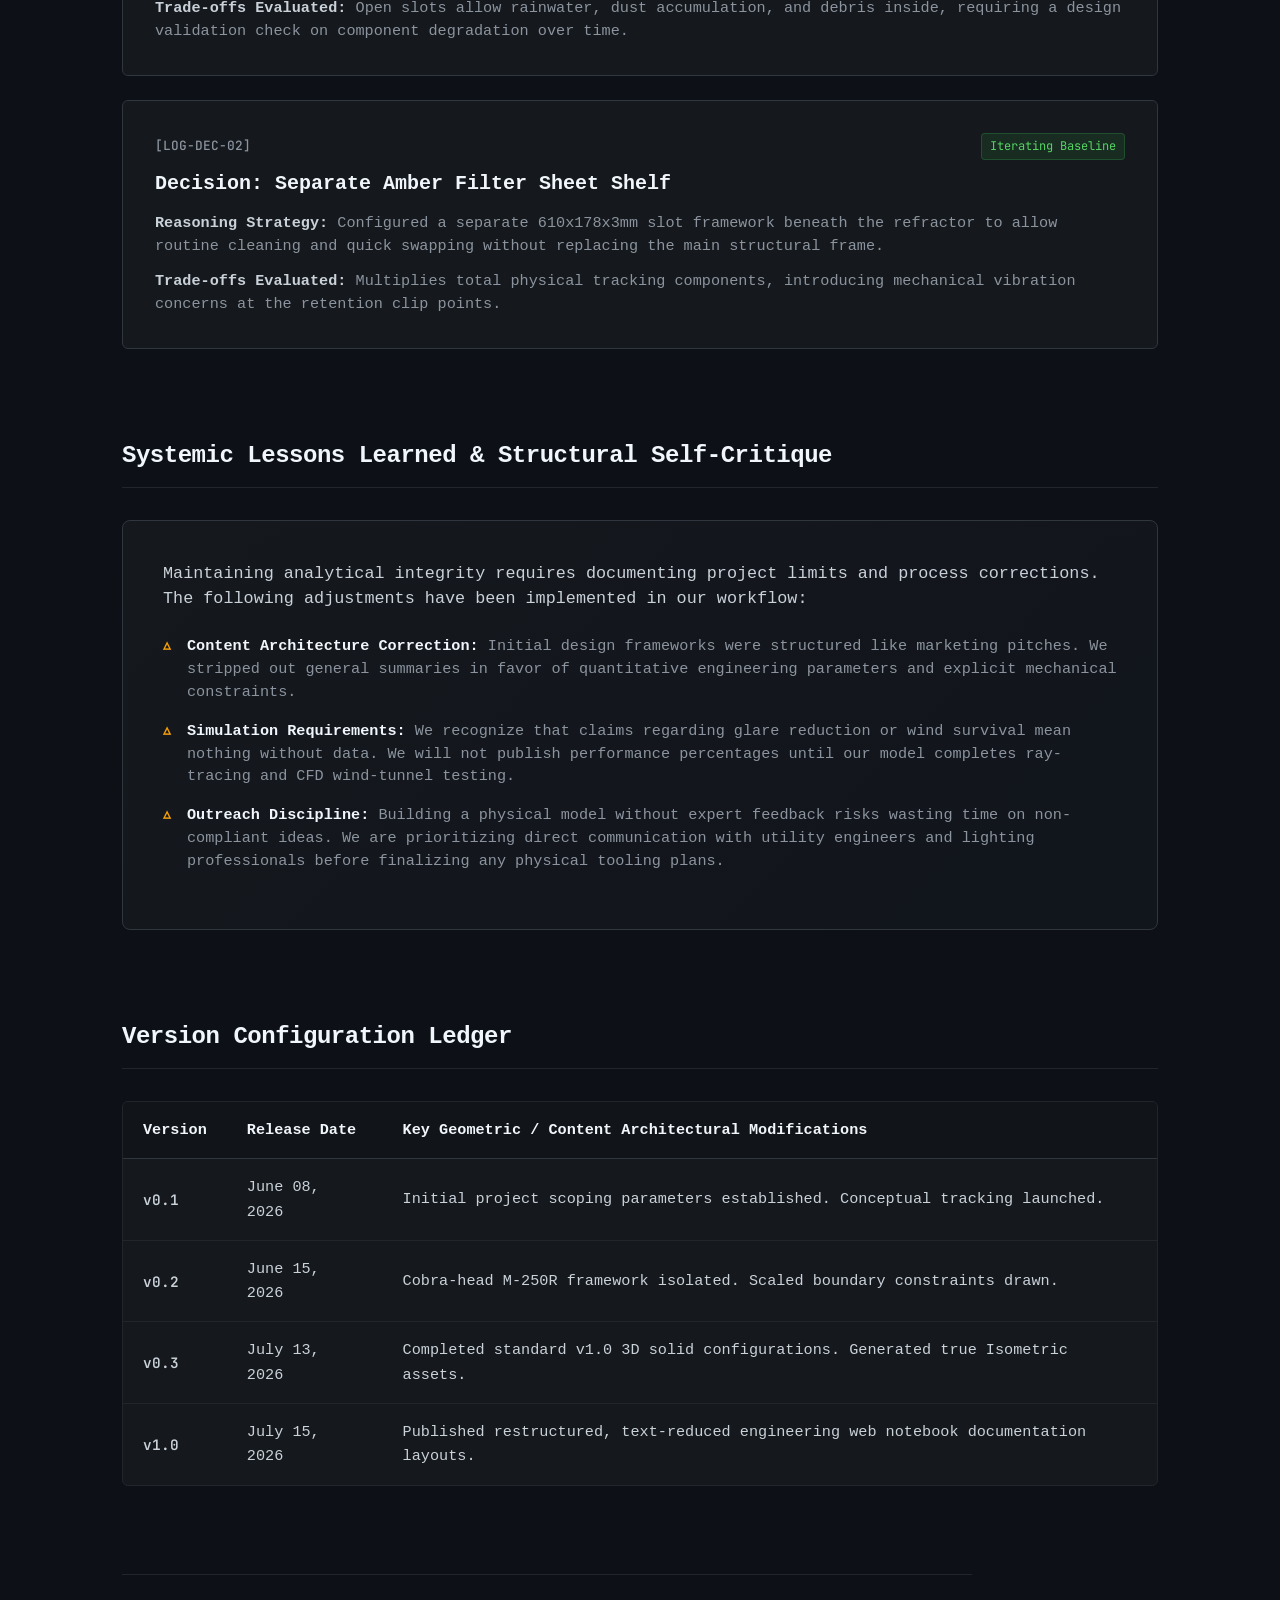
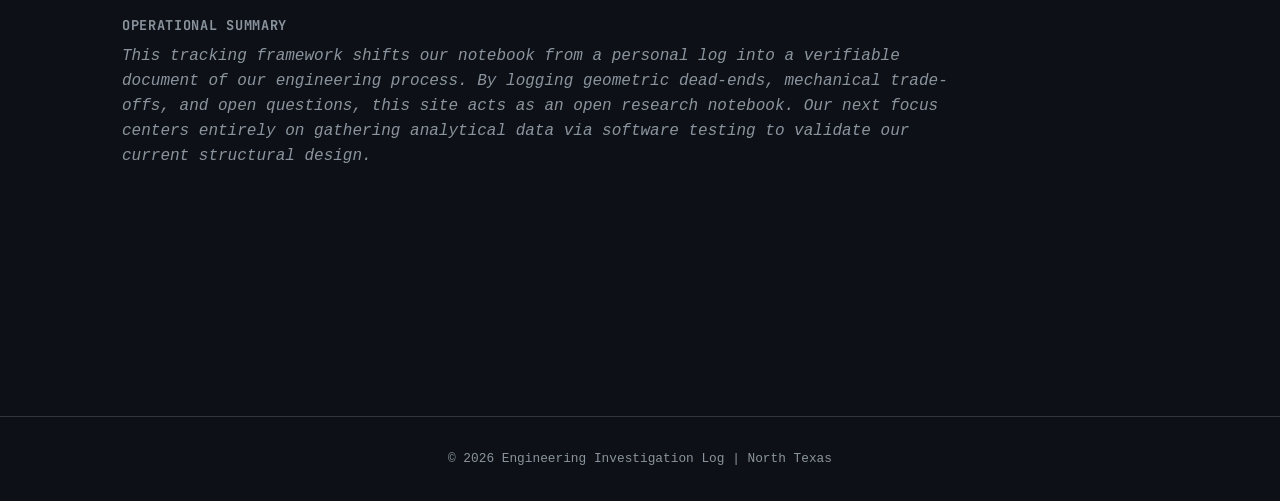
<file: progress.html>
<!DOCTYPE html>
<html lang="en">
<head>
    <meta charset="UTF-8">
    <meta name="viewport" content="width=device-width, initial-scale=1.0">
    <title>Engineering Progress Log & Timeline | Cobra-Head Retrofit</title>
    <link rel="preconnect" href="https://fonts.googleapis.com">
    <link rel="preconnect" href="https://fonts.gstatic.com" crossorigin>
    <link href="https://fonts.googleapis.com/css2?family=Inter:wght@400;500;600;700&family=JetBrains+Mono:wght@400;500&display=swap" rel="stylesheet">
    <link rel="stylesheet" href="style.css">
</head>
<body class="research-sheet-theme">

    <header>
        <nav>
            <div class="logo">Cobra-Head Retrofit Investigation</div>
            <ul>
                 <li><a href="index.html">Home</a></li>
                <li><a href="project.html">Project</a></li>
                <li><a href="design.html">Design</a></li>
            
                <li><a href="progress.html" class="active">Progress</a></li>
                <li><a href="contact.html">Contact</a></li>
            </ul>
        </nav>
    </header>

    <main class="structured-research-stream">
        
        <section class="progress-hero-block">
            <span class="technical-label">System Development Tracker</span>
            <h1>Engineering Progress</h1>
            <p class="hero-subtext">A chronological record documenting iterations, baseline engineering decisions, outreach, and upcoming validation pipelines.</p>
            
            <div class="metadata-dashboard-strip">
                <div class="meta-item"><span class="meta-lbl">Current Version:</span> <span class="mono-val">v1.0 Assembly</span></div>
                <div class="meta-item"><span class="meta-lbl">Current Phase:</span> <span class="mono-val text-orange">Active Investigation</span></div>
                <div class="meta-item"><span class="meta-lbl">Last Log Entry:</span> <span class="mono-val">July 15, 2026</span></div>
            </div>
        </section>

        <section class="progress-section-spacing">
            <h2 class="section-technical-title">Investigation Quantifiable Metrics</h2>
            <div class="stats-grid">
                <div class="stat-card">
                    <div class="stat-number">1.0</div>
                    <div class="stat-label">CAD Assembly Version</div>
                </div>
                <div class="stat-card">
                    <div class="stat-number">3</div>
                    <div class="stat-label">Major Model Iterations</div>
                </div>
                <div class="stat-card">
                    <div class="stat-number">4</div>
                    <div class="stat-label">Documented Design Log Decisions</div>
                </div>
                <div class="stat-card">
                    <div class="stat-number">0</div>
                    <div class="stat-label">Literature Papers Cataloged</div>
                </div>
                <div class="stat-card">
                    <div class="stat-number">3</div>
                    <div class="stat-label">Members</div>
                </div>
                <div class="stat-card">
                    <div class="stat-number">0</div>
                    <div class="stat-label">External Review Responses</div>
                </div>
                <div class="stat-card">
                    <div class="stat-number">Pending</div>
                    <div class="stat-label">Simulate</div>
                </div>
                <div class="stat-card">
                    <div class="stat-number">Pending</div>
                    <div class="stat-label">Physical Prototype Status</div>
                </div>
            </div>
        </section>

        <section class="progress-section-spacing">
            <h2 class="section-technical-title">Macro Project Milestones</h2>
            <div class="macro-milestone-track">
                <div class="milestone-step step-done">
                    <div class="milestone-marker">✓</div>
                    <div class="milestone-name">Project Conception</div>
                </div>
                <div class="milestone-step step-done">
                    <div class="milestone-marker">✓</div>
                    <div class="milestone-name">Literature Review</div>
                </div>
                <div class="milestone-step step-done">
                    <div class="milestone-marker">✓</div>
                    <div class="milestone-name">Proposal Drafted</div>
                </div>
                <div class="milestone-step step-done">
                    <div class="milestone-marker">✓</div>
                    <div class="milestone-name">Notebook Launch</div>
                </div>
                <div class="milestone-step step-done">
                    <div class="milestone-marker">✓</div>
                    <div class="milestone-name">v1.0 CAD Assembly</div>
                </div>
                <div class="milestone-step step-current">
                    <div class="milestone-marker">🟡</div>
                    <div class="milestone-name">Expert Outreach</div>
                </div>
                <div class="milestone-step step-future">
                    <div class="milestone-marker">▫</div>
                    <div class="milestone-name">CFD Wind Analysis</div>
                </div>
                <div class="milestone-step step-future">
                    <div class="milestone-marker">▫</div>
                    <div class="milestone-name">Prototype Fab</div>
                </div>
                <div class="milestone-step step-future">
                    <div class="milestone-marker">▫</div>
                    <div class="milestone-name">Photometric Test</div>
                </div>
            </div>
        </section>

        <section class="progress-section-spacing">
            <h2 class="section-technical-title">Current Concurrent Sprints</h2>
            <div class="focus-matrix-row">
                <div class="focus-card">
                    <div class="focus-hdr text-blue">01 / Literature & Context</div>
                    <p>Formulating technical questions for regional practitioners; cataloging municipal roadway lighting bylaws and analyzing standard IESNA shielding definition files.</p>
                </div>
                <div class="focus-card">
                    <div class="focus-hdr text-orange">02 / Solid Modeling Optimization</div>
                    <p>Preparing the v1.0 solid-body file configurations for export into simulation software; cross-checking structural safety clearances around upper photo-sensors.</p>
                </div>
                <div class="focus-card">
                    <div class="focus-green">03 / Practitioner Outreach</div>
                    <p>Compiling database paths of university civil engineering faculties, lighting analysts, and DarkSky leads to evaluate system design rules.</p>
                </div>
            </div>
        </section>

        <section class="progress-section-spacing">
            <div class="log-section-header">
                <h2 class="section-technical-title">Chronological Laboratory Log</h2>
                <span class="log-filter-tag">Native Ledger View</span>
            </div>

            <div class="monthly-log-cluster">
                <div class="month-divider-line">July 2026</div>

                <article class="progress-card">
                    <div class="card-log-meta">
                        <span class="log-date">July 15, 2026</span>
                        <span class="badge status-prototype">Milestone Met</span>
                    </div>
                    <h3>Cobra-Head Retrofit Hood v1.0 Assembly Finalized</h3>
                    <p class="log-summary">Completed the primary solid-body CAD configuration for our first formal design review, translating identified parameters into geometry features.</p>
                    
                    <div class="log-details-grid">
                        <div class="log-detail-col">
                            <h5>Completed Actions</h5>
                            <ul class="log-bullet-list clean-green">
                                <li>Modeled 13mm side-shielding wings for glare reduction.</li>
                                <li>Subtracted four 25x75mm ventilation slots to lower calculated wind resistance.</li>
                                <li>Designed the top photocell collar to avoid fixture sensor blocking.</li>
                                <li>Isolated the 610x178x3mm Amber Filter Panel as a standalone, cleanable component.</li>
                            </ul>
                        </div>
                        <div class="log-detail-col">
                            <h5>Identified Complications</h5>
                            <p class="log-narrative-text">Attaching shields externally changes the luminaire surface area. This requires validation to ensure the wind load doesn't cause structural failure on the mounting arm.</p>
                        </div>
                    </div>
                    
                    <div class="log-card-footer">
                        <strong>Next Engineering Phase:</strong> Export the STEP assembly into structural wind-loading simulators and check compliance with regional TxDOT utility thresholds.
                    </div>
                </article>

                <article class="progress-card">
                    <div class="card-log-meta">
                        <span class="log-date">July 13, 2026</span>
                        <span class="badge status-evaluation">CAD Complete</span>
                    </div>
                    <h3>Multi-Angle Asset Generation & Base Assembly Verification</h3>
                    <p class="log-summary">Generated orthogonal projection sets (Top, Side, Front) and standard Isometric camera profiles within the modeling space to audit assembly interfaces.</p>
                    
                    <div class="log-details-grid">
                        <div class="log-detail-col">
                            <h5>Completed Actions</h5>
                            <ul class="log-bullet-list clean-green">
                                <li>Configured true Isometric views via top-right coordinate blocks.</li>
                                <li>Swapped the viewport camera mode to Orthographic to render parallel edge tracks accurately for design reports.</li>
                            </ul>
                        </div>
                        <div class="log-detail-col">
                            <h5>Identified Complications</h5>
                            <p class="log-narrative-text">Standard presentation software captures peripheral program menus, lowering documentation clarity. Used built-in image export functions to get transparent background rendering sets.</p>
                        </div>
                    </div>
                    
                    <div class="log-card-footer">
                        <strong>Next Engineering Phase:</strong> Map the physical dimensions into a modular online framework to start expert outreach.
                    </div>
                </article>
            </div>

            <div class="monthly-log-cluster">
                <div class="month-divider-line">June 2026</div>

                <article class="progress-card">
                    <div class="card-log-meta">
                        <span class="log-date">June 17, 2026</span>
                        <span class="badge status-draft">Field Survey</span>
                    </div>
                    <h3>Regional Infrastructure Assessment & Site Audits</h3>
                    <p class="log-summary">Analyzed neighborhood street illumination fixtures in Coppell, Texas, to evaluate color temperatures and identify physical light spill signatures.</p>
                    
                    <div class="log-details-grid">
                        <div class="log-detail-col">
                            <h5>Completed Actions</h5>
                            <ul class="log-bullet-list clean-green">
                                <li>Documented variation between old high-pressure sodium lights and new high-Kelvin LED utility installations.</li>
                                <li>Mapped standard spacing boundaries to determine baseline constraints for our model's light dispersion cutoff angles.</li>
                            </ul>
                        </div>
                        <div class="log-detail-col">
                            <h5>Identified Complications</h5>
                            <p class="log-narrative-text">Standard municipal lighting setups use a wide range of external physical dimensions. Our shielding concept needs a flexible interface to avoid requiring a separate custom model for every sub-variant.</p>
                        </div>
                    </div>
                    
                    <div class="log-card-footer">
                        <strong>Next Engineering Phase:</strong> Define strict size boundaries before spending time building models in CAD.
                    </div>
                </article>

                <article class="progress-card">
                    <div class="card-log-meta">
                        <span class="log-date">June 12, 2026</span>
                        <span class="badge status-draft">Scoping</span>
                    </div>
                    <h3>Fixture Selection & Spectrum Mitigation Parameters</h3>
                    <p class="log-summary">Isolated the legacy cobra-head profile as our target platform due to its widespread municipal use, and prioritized blue-light wavelength filtering.</p>
                    
                    <div class="log-details-grid">
                        <div class="log-detail-col">
                            <h5>Completed Actions</h5>
                            <ul class="log-bullet-list clean-green">
                                <li>Chose the standard M-250R style cobra-head utility light as our baseline configuration.</li>
                                <li>Researched how short-wavelength blue light impacts human sleep schedules and wildlife migration paths.</li>
                            </ul>
                        </div>
                        <div class="log-detail-col">
                            <h5>Identified Complications</h5>
                            <p class="log-narrative-text">Adding an amber filtering element lowers total lumen output. This could cause the roadway surface lighting to drop below minimum civil safety requirements.</p>
                        </div>
                    </div>
                    
                    <div class="log-card-footer">
                        <strong>Next Engineering Phase:</strong> Build an explicit problem statement balancing safety metrics against dark sky goals.
                    </div>
                </article>

                <article class="progress-card collapsed-historical-node">
                    <div class="card-log-meta">
                        <span class="log-date">June 8 – June 10, 2026</span>
                        <span class="badge status-draft">Historical Baseline</span>
                    </div>
                    <h3>Project Scoping, Problem Framing & Primary Criteria Tracking</h3>
                    <p class="log-summary">Began the investigation following field observations of light pollution variations between urban metroplex environments and West Texas dark-sky sanctuaries.</p>
                    <div class="log-card-footer">
                        Historical phase logs include establishing criteria for non-destructive mounting mechanisms, evaluating baseline ecological impacts, and drafting initial tracking sheets.
                    </div>
                </article>
            </div>
        </section>

        <section class="progress-section-spacing">
            <h2 class="section-technical-title">Engineering Decision History</h2>
            <div class="decisions-matrix-stack">
                
                <div class="decision-log-card">
                    <div class="dec-meta-line">
                        <span class="dec-tag">[LOG-DEC-01]</span>
                        <span class="dec-status status-pending">Awaiting Simulation</span>
                    </div>
                    <h4>Decision: Integrated Ventilation Windows</h4>
                    <p><strong>Reasoning Strategy:</strong> Subtracted four 25x75mm cutouts directly from the main casing shell to establish air transit channels and lower aerodynamic lift variables during high winds.</p>
                    <p><strong>Trade-offs Evaluated:</strong> Open slots allow rainwater, dust accumulation, and debris inside, requiring a design validation check on component degradation over time.</p>
                </div>

                <div class="decision-log-card">
                    <div class="dec-meta-line">
                        <span class="dec-tag">[LOG-DEC-02]</span>
                        <span class="dec-status status-prototype">Iterating Baseline</span>
                    </div>
                    <h4>Decision: Separate Amber Filter Sheet Shelf</h4>
                    <p><strong>Reasoning Strategy:</strong> Configured a separate 610x178x3mm slot framework beneath the refractor to allow routine cleaning and quick swapping without replacing the main structural frame.</p>
                    <p><strong>Trade-offs Evaluated:</strong> Multiplies total physical tracking components, introducing mechanical vibration concerns at the retention clip points.</p>
                </div>

            </div>
        </section>

        <section class="progress-section-spacing">
            <h2 class="section-technical-title">Systemic Lessons Learned & Structural Self-Critique</h2>
            <div class="critique-container-box">
                <p>Maintaining analytical integrity requires documenting project limits and process corrections. The following adjustments have been implemented in our workflow:</p>
                <ul class="critique-bullet-stream">
                    <li><strong>Content Architecture Correction:</strong> Initial design frameworks were structured like marketing pitches. We stripped out general summaries in favor of quantitative engineering parameters and explicit mechanical constraints.</li>
                    <li><strong>Simulation Requirements:</strong> We recognize that claims regarding glare reduction or wind survival mean nothing without data. We will not publish performance percentages until our model completes ray-tracing and CFD wind-tunnel testing.</li>
                    <li><strong>Outreach Discipline:</strong> Building a physical model without expert feedback risks wasting time on non-compliant ideas. We are prioritizing direct communication with utility engineers and lighting professionals before finalizing any physical tooling plans.</li>
                </ul>
            </div>
        </section>

        <section class="progress-section-spacing">
            <h2 class="section-technical-title">Version Configuration Ledger</h2>
            <div class="changelog-compact-table-wrapper">
                <table class="changelog-table">
                    <thead>
                        <tr>
                            <th>Version</th>
                            <th>Release Date</th>
                            <th>Key Geometric / Content Architectural Modifications</th>
                        </tr>
                    </thead>
                    <tbody>
                        <tr>
                            <td class="mono-v">v0.1</td>
                            <td>June 08, 2026</td>
                            <td>Initial project scoping parameters established. Conceptual tracking launched.</td>
                        </tr>
                        <tr>
                            <td class="mono-v">v0.2</td>
                            <td>June 15, 2026</td>
                            <td>Cobra-head M-250R framework isolated. Scaled boundary constraints drawn.</td>
                        </tr>
                        <tr>
                            <td class="mono-v">v0.3</td>
                            <td>July 13, 2026</td>
                            <td>Completed standard v1.0 3D solid configurations. Generated true Isometric assets.</td>
                        </tr>
                        <tr>
                            <td class="mono-v">v1.0</td>
                            <td>July 15, 2026</td>
                            <td>Published restructured, text-reduced engineering web notebook documentation layouts.</td>
                        </tr>
                    </tbody>
                </table>
            </div>
        </section>

        <section class="progress-section-spacing">
            <div class="reflection-block-footer">
                <h5>Operational Summary</h5>
                <p>This tracking framework shifts our notebook from a personal log into a verifiable document of our engineering process. By logging geometric dead-ends, mechanical trade-offs, and open questions, this site acts as an open research notebook. Our next focus centers entirely on gathering analytical data via software testing to validate our current structural design.</p>
            </div>
        </section>

    </main>

    <footer>
        <p>&copy; 2026 Engineering Investigation Log | North Texas</p>
    </footer>

</body>
</html>
</file>
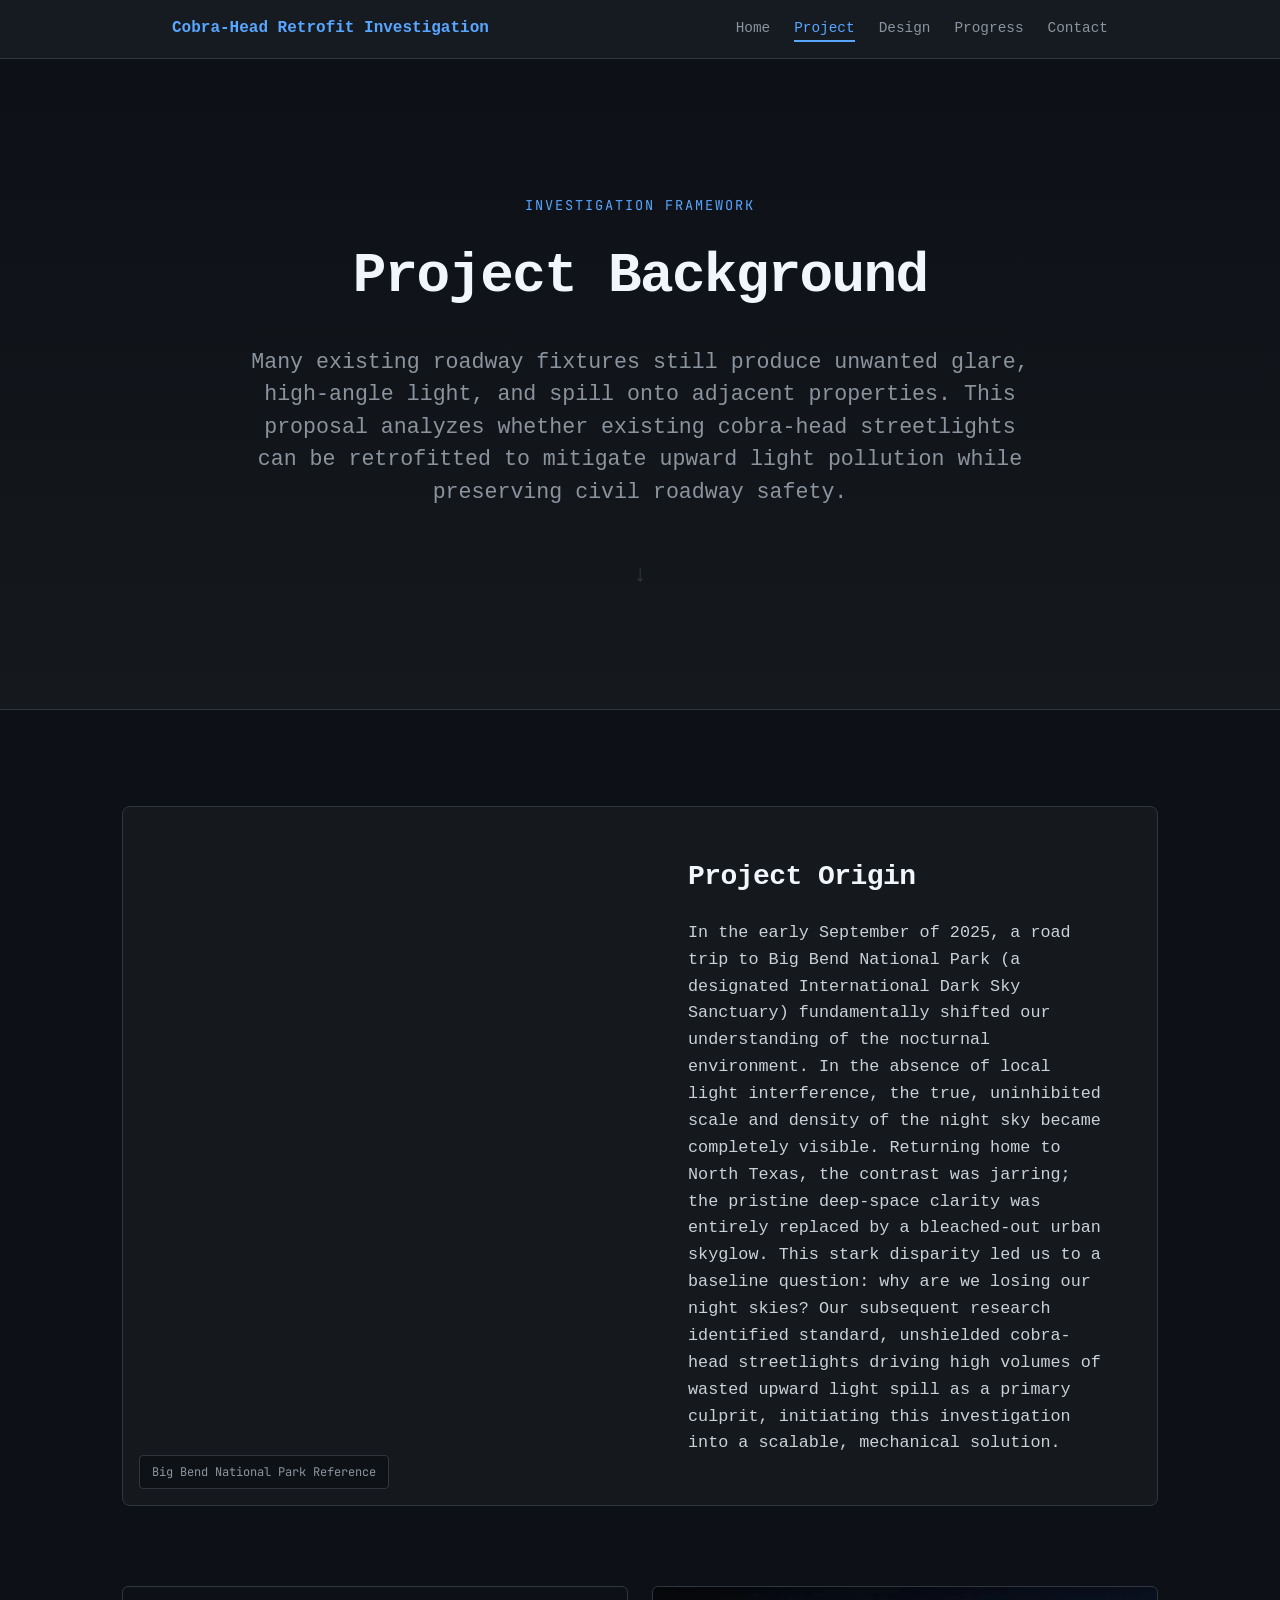
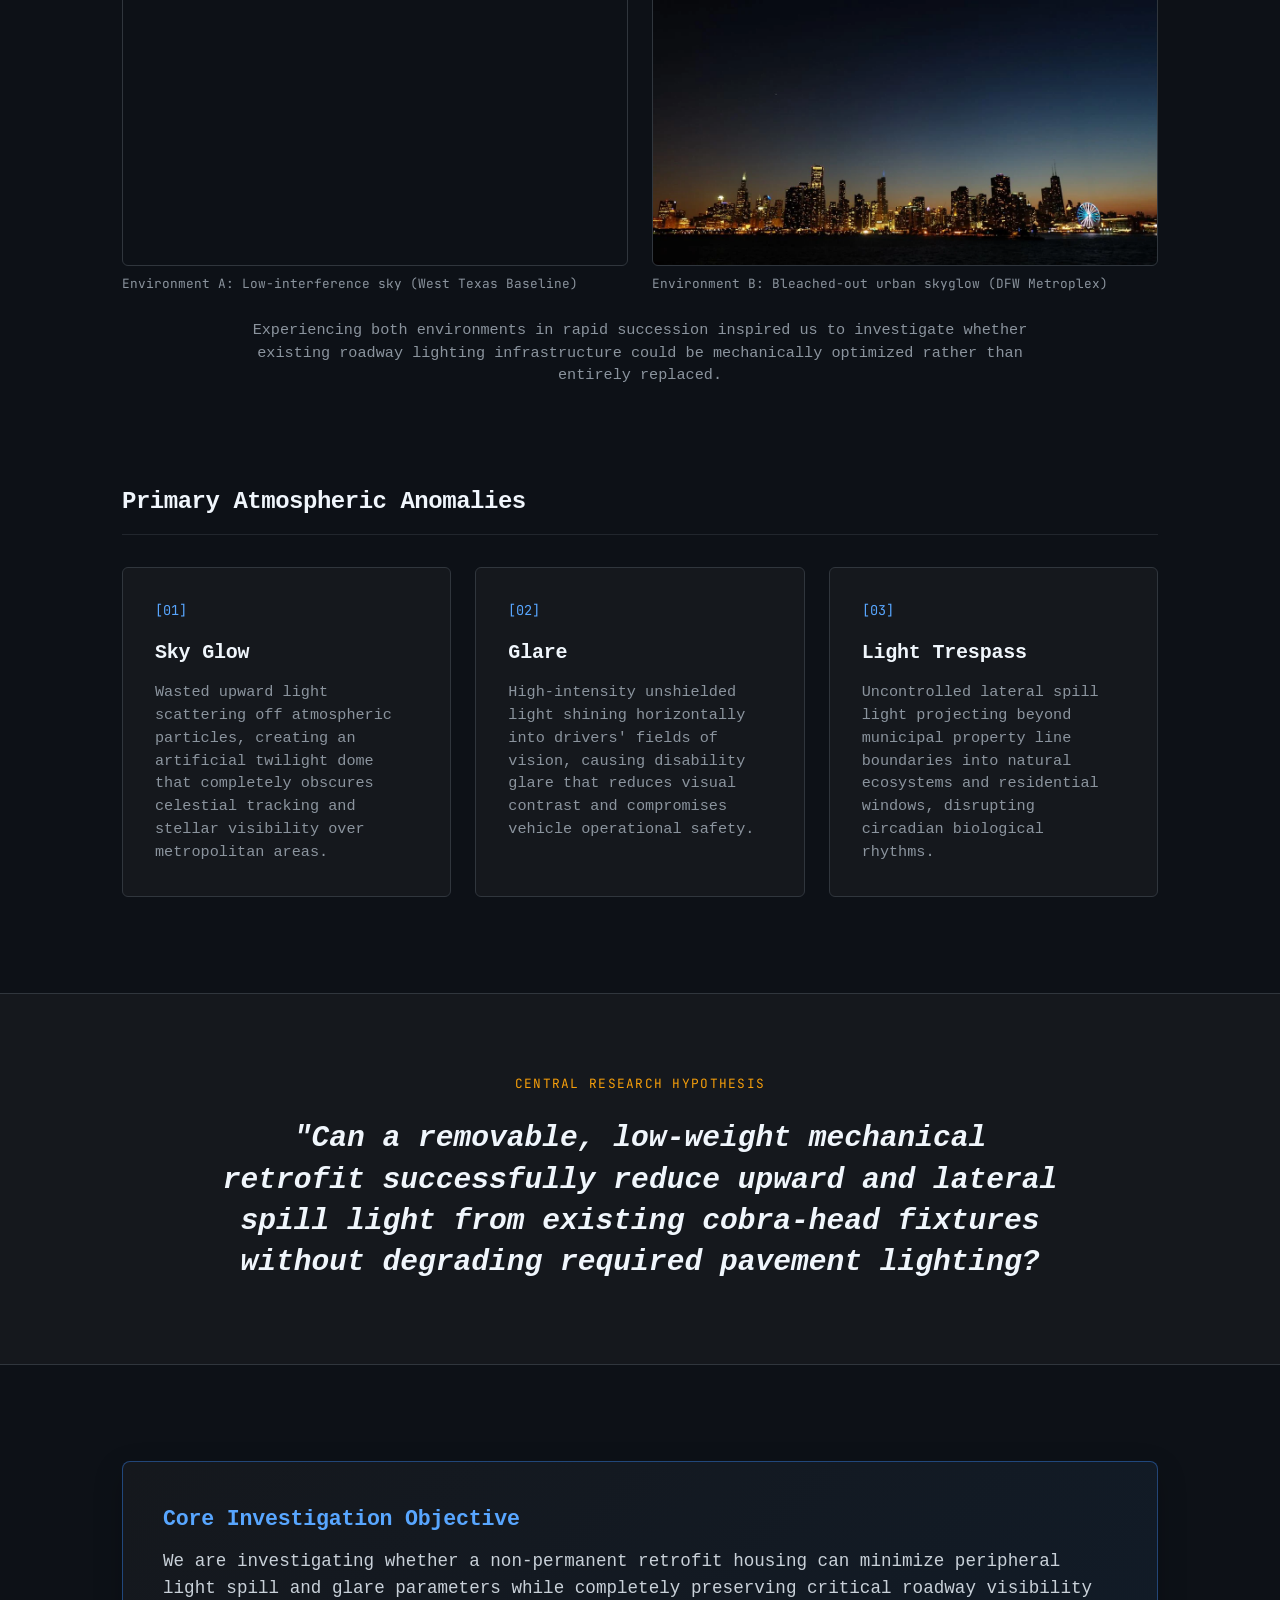
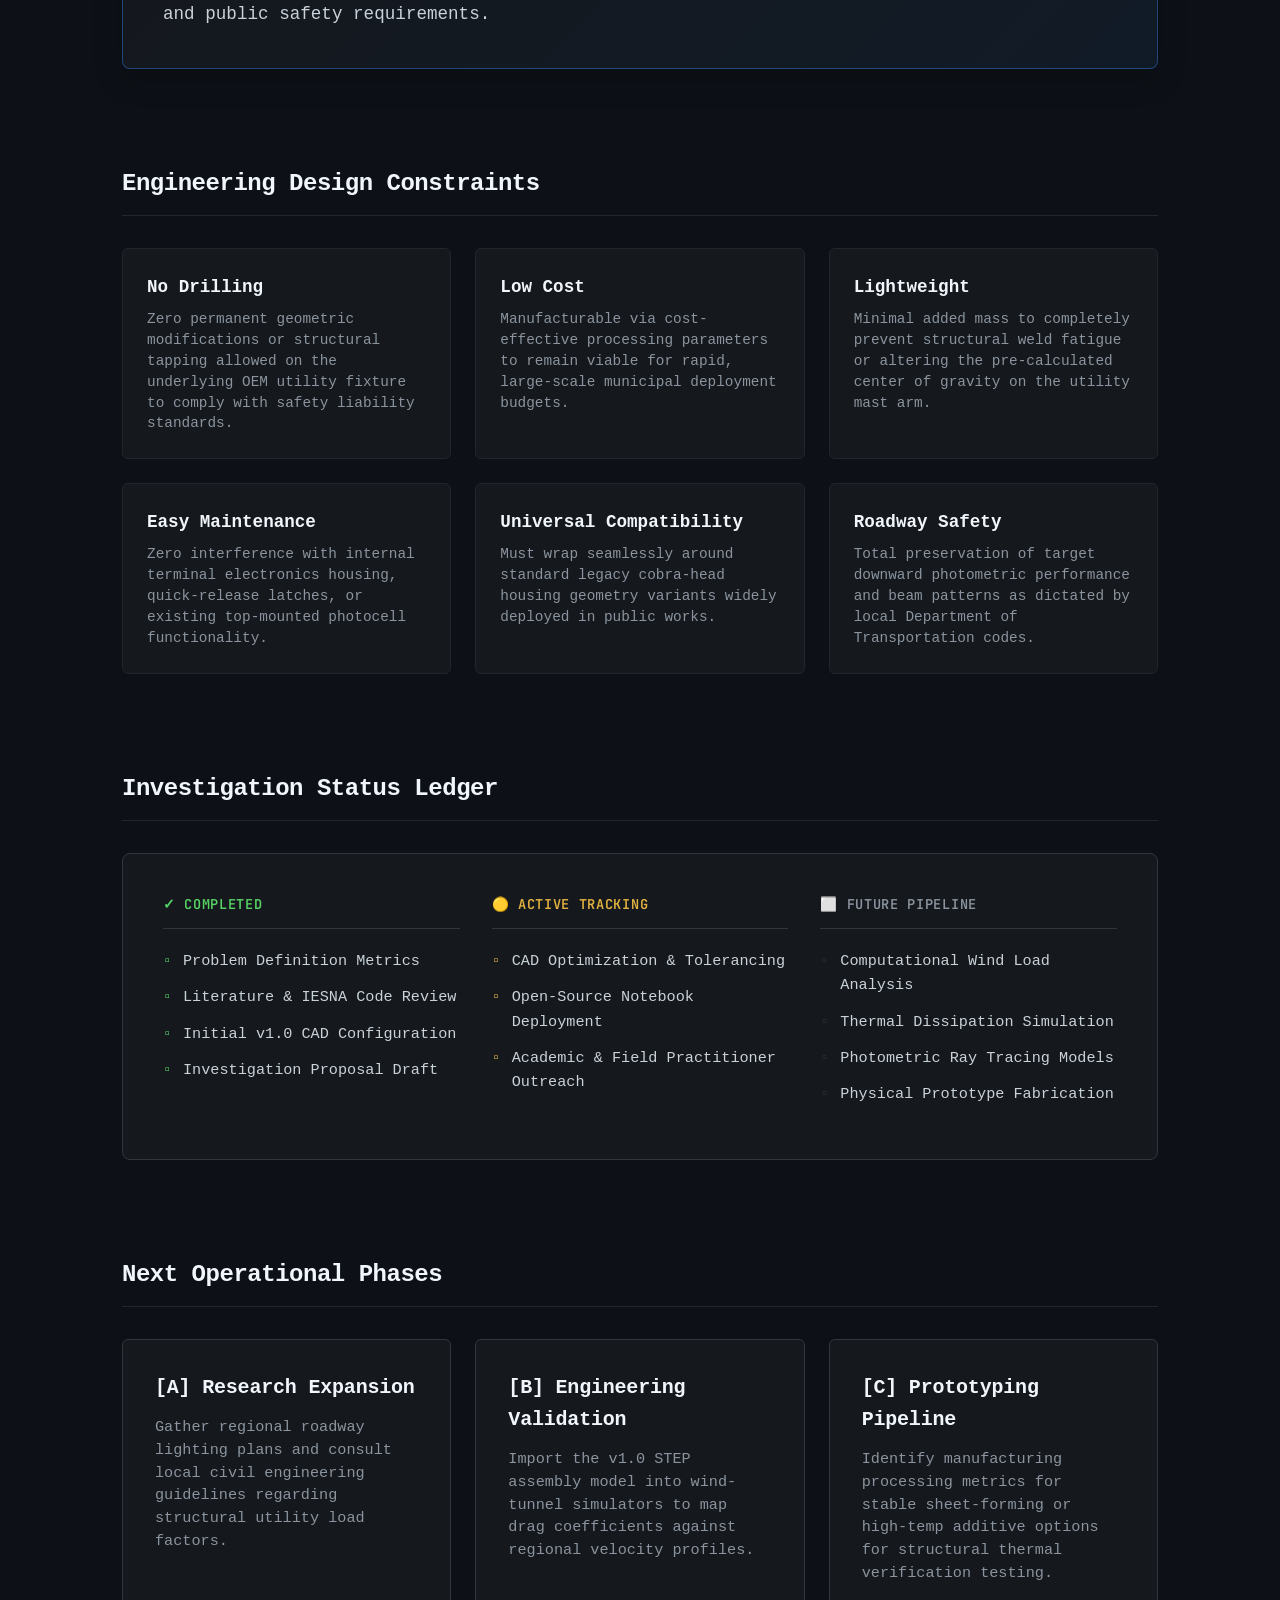
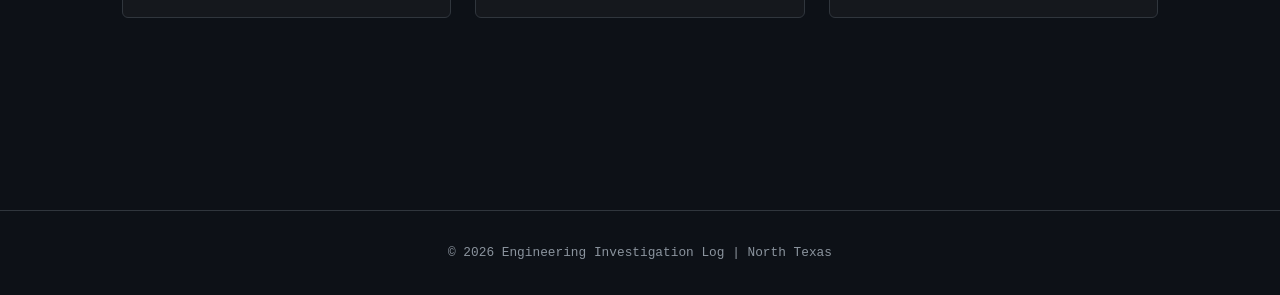
<file: project.html>
<!DOCTYPE html>
<html lang="en">
<head>
    <meta charset="UTF-8">
    <meta name="viewport" content="width=device-width, initial-scale=1.0">
    <title>Project Parameters & Investigation Framework</title>
    <link rel="preconnect" href="https://fonts.googleapis.com">
    <link rel="preconnect" href="https://fonts.gstatic.com" crossorigin>
    <link href="https://fonts.googleapis.com/css2?family=Inter:wght@400;500;600;700&family=JetBrains+Mono:wght@400;500&display=swap" rel="stylesheet">
    <link rel="stylesheet" href="style.css">
</head>
<body class="research-sheet-theme">

    <header>
        <nav>
            <div class="logo">Cobra-Head Retrofit Investigation</div>
            <ul>
                <li><a href="index.html">Home</a></li>
                <li><a href="project.html" class="active">Project</a></li>
                <li><a href="design.html">Design</a></li>
             
                <li><a href="progress.html">Progress</a></li>
                <li><a href="contact.html">Contact</a></li>
            </ul>
        </nav>
    </header>

    <section class="project-hero-viewport" style="background-image: linear-gradient(rgba(13, 17, 23, 0.85), rgba(21, 24, 29, 1)), url('dark-sky.jpg');">
        <div class="hero-inner-content">
            <span class="technical-label">Investigation Framework</span>
            <h1>Project Background</h1>
            <p>Many existing roadway fixtures still produce unwanted glare, high-angle light, and spill onto adjacent properties. This proposal analyzes whether existing cobra-head streetlights can be retrofitted to mitigate upward light pollution while preserving civil roadway safety.</p>
            <div class="scroll-indicator-arrow">↓</div>
        </div>
    </section>

    <main class="structured-research-stream">
        
        <section class="editorial-split-block">
            <div class="split-image-panel" style="background-image: url('dark-sky.jpg');">
                <span class="image-overlay-tag">Big Bend National Park Reference</span>
            </div>
            <div class="split-text-panel">
                <h2>Project Origin</h2>
                <p class="condensed-narrative">
                    In the early September of 2025, a road trip to Big Bend National Park (a designated International Dark Sky Sanctuary) fundamentally shifted our understanding of the nocturnal environment. In the absence of local light interference, the true, uninhibited scale and density of the night sky became completely visible. Returning home to North Texas, the contrast was jarring; the pristine deep-space clarity was entirely replaced by a bleached-out urban skyglow. This stark disparity led us to a baseline question: why are we losing our night skies? Our subsequent research identified standard, unshielded cobra-head streetlights driving high volumes of wasted upward light spill as a primary culprit, initiating this investigation into a scalable, mechanical solution.
                </p>
            </div>
        </section>

       <section class="environmental-comparison">
            <div class="comparison-grid">
                <div class="comparison-card">
                    <div class="comparison-frame pristine-sky-frame" style="background-image: url('dark-sky.jpg');"></div>
                    <div class="frame-caption">Environment A: Low-interference sky (West Texas Baseline)</div>
                </div>
                <div class="comparison-card">
                    <div class="comparison-frame urban-glow-frame" style="background-image: url('urban-sky.png');"></div>
                    <div class="frame-caption">Environment B: Bleached-out urban skyglow (DFW Metroplex)</div>
                </div>
            </div>
            <p class="comparison-summary-caption">
                Experiencing both environments in rapid succession inspired us to investigate whether existing roadway lighting infrastructure could be mechanically optimized rather than entirely replaced.
            </p>
        </section>

        <section class="problem-matrix-section">
            <h2 class="section-technical-title">Primary Atmospheric Anomalies</h2>
            <div class="three-tier-card-row">
                <article class="problem-data-card">
                    <div class="card-mono-index">[01]</div>
                    <h3>Sky Glow</h3>
                    <p>Wasted upward light scattering off atmospheric particles, creating an artificial twilight dome that completely obscures celestial tracking and stellar visibility over metropolitan areas.</p>
                </article>
                <article class="problem-data-card">
                    <div class="card-mono-index">[02]</div>
                    <h3>Glare</h3>
                    <p>High-intensity unshielded light shining horizontally into drivers' fields of vision, causing disability glare that reduces visual contrast and compromises vehicle operational safety.</p>
                </article>
                <article class="problem-data-card">
                    <div class="card-mono-index">[03]</div>
                    <h3>Light Trespass</h3>
                    <p>Uncontrolled lateral spill light projecting beyond municipal property line boundaries into natural ecosystems and residential windows, disrupting circadian biological rhythms.</p>
                </article>
            </div>
        </section>

        <section class="minimalist-inquiry-block">
            <div class="inquiry-container">
                <span class="query-tag-label">Central Research Hypothesis</span>
                <blockquote class="prime-engineering-question">
                    "Can a removable, low-weight mechanical retrofit successfully reduce upward and lateral spill light from existing cobra-head fixtures without degrading required pavement lighting?
                </blockquote>
            </div>
        </section>

        <section class="prominent-objective-callout">
            <div class="objective-internal-card">
                <h3>Core Investigation Objective</h3>
                <p>We are investigating whether a non-permanent retrofit housing can minimize peripheral light spill and glare parameters while completely preserving critical roadway visibility and public safety requirements.</p>
            </div>
        </section>

        <section class="constraints-matrix-section">
            <h2 class="section-technical-title">Engineering Design Constraints</h2>
            <div class="six-tier-matrix-grid">
                <div class="constraint-micro-card">
                    <h4>No Drilling</h4>
                    <p>Zero permanent geometric modifications or structural tapping allowed on the underlying OEM utility fixture to comply with safety liability standards.</p>
                </div>
                <div class="constraint-micro-card">
                    <h4>Low Cost</h4>
                    <p>Manufacturable via cost-effective processing parameters to remain viable for rapid, large-scale municipal deployment budgets.</p>
                </div>
                <div class="constraint-micro-card">
                    <h4>Lightweight</h4>
                    <p>Minimal added mass to completely prevent structural weld fatigue or altering the pre-calculated center of gravity on the utility mast arm.</p>
                </div>
                <div class="constraint-micro-card">
                    <h4>Easy Maintenance</h4>
                    <p>Zero interference with internal terminal electronics housing, quick-release latches, or existing top-mounted photocell functionality.</p>
                </div>
                <div class="constraint-micro-card">
                    <h4>Universal Compatibility</h4>
                    <p>Must wrap seamlessly around standard legacy cobra-head housing geometry variants widely deployed in public works.</p>
                </div>
                <div class="constraint-micro-card">
                    <h4>Roadway Safety</h4>
                    <p>Total preservation of target downward photometric performance and beam patterns as dictated by local Department of Transportation codes.</p>
                </div>
            </div>
        </section>

        <section class="progress-ledger-section">
            <h2 class="section-technical-title">Investigation Status Ledger</h2>
            <div class="phase-tracker-pipeline">
                <div class="pipeline-column">
                    <div class="column-status-header status-complete">✓ Completed</div>
                    <ul class="pipeline-item-list">
                        <li>Problem Definition Metrics</li>
                        <li>Literature & IESNA Code Review</li>
                        <li>Initial v1.0 CAD Configuration</li>
                        <li>Investigation Proposal Draft</li>
                    </ul>
                </div>
                <div class="pipeline-column">
                    <div class="column-status-header status-active">🟡 Active Tracking</div>
                    <ul class="pipeline-item-list">
                        <li>CAD Optimization & Tolerancing</li>
                        <li>Open-Source Notebook Deployment</li>
                        <li>Academic & Field Practitioner Outreach</li>
                    </ul>
                </div>
                <div class="pipeline-column">
                    <div class="column-status-header status-pending">⬜ Future Pipeline</div>
                    <ul class="pipeline-item-list">
                        <li>Computational Wind Load Analysis</li>
                        <li>Thermal Dissipation Simulation</li>
                        <li>Photometric Ray Tracing Models</li>
                        <li>Physical Prototype Fabrication</li>
                    </ul>
                </div>
            </div>
        </section>

        <section class="next-operational-steps">
            <h2 class="section-technical-title">Next Operational Phases</h2>
            <div class="three-tier-card-row">
                <div class="operation-card">
                    <h4>[A] Research Expansion</h4>
                    <p>Gather regional roadway lighting plans and consult local civil engineering guidelines regarding structural utility load factors.</p>
                </div>
                <div class="operation-card">
                    <h4>[B] Engineering Validation</h4>
                    <p>Import the v1.0 STEP assembly model into wind-tunnel simulators to map drag coefficients against regional velocity profiles.</p>
                </div>
                <div class="operation-card">
                    <h4>[C] Prototyping Pipeline</h4>
                    <p>Identify manufacturing processing metrics for stable sheet-forming or high-temp additive options for structural thermal verification testing.</p>
                </div>
            </div>
        </section>

    </main>

    <footer>
        <p>&copy; 2026 Engineering Investigation Log | North Texas</p>
    </footer>

</body>
</html>
</file>
<file: style.css>
/* Clean Engineering Log Theme */
* {
    margin: 0;
    padding: 0;
    box-sizing: border-box;
    font-family: ui-monospace, SFMono-Regular, Menlo, Monaco, Consolas, monospace;
}

body {
    background-color: #0d1117; /* GitHub Dark Mode Blue/Grey */
    color: #c9d1d9;
    line-height: 1.6;
    padding-top: 80px;
}

header {
    background-color: #161b22;
    border-bottom: 1px solid #30363d;
    position: fixed;
    top: 0;
    width: 100%;
    z-index: 100;
}

nav {
    display: flex;
    justify-content: space-between;
    align-items: center;
    max-width: 1000px;
    margin: 0 auto;
    padding: 1rem 2rem;
}

.logo {
    font-weight: bold;
    color: #58a6ff;
}

nav ul {
    display: flex;
    list-style: none;
}

nav ul li {
    margin-left: 1.5rem;
}

nav ul li a {
    color: #8b949e;
    text-decoration: none;
    font-size: 0.9rem;
}

nav ul li a:hover, nav ul li a.active {
    color: #58a6ff;
    border-bottom: 2px solid #58a6ff;
    padding-bottom: 4px;
}

main {
    max-width: 900px;
    margin: 0 auto;
    padding: 2rem;
}

/* Hero Section */
.hero-investigation h1 {
    font-size: 2rem;
    color: #f0f6fc;
    margin-bottom: 1rem;
}

.mission-statement {
    background-color: #161b22; /* The dark grey box background */
    border-left: 4px solid #388bfd; /* The blue accent line */
    padding: 1.25rem; /* Padding inside the box so text has breathing room */
    border-radius: 0 6px 6px 0; /* Slightly rounded corners on the right side */
    color: #c9d1d9; /* Clean text color */
    font-size: 1.05rem;
    line-height: 1.5;
    margin-top: 1rem;
    margin-bottom: 3rem;
}

/* Dashboard Grid */
.homepage-grid {
    display: grid;
    grid-template-columns: repeat(auto-fit, minmax(250px, 1fr));
    gap: 1.5rem;
    margin-bottom: 3rem;
}

.dashboard-card {
    background-color: #161b22;
    border: 1px solid #30363d;
    border-radius: 6px;
    padding: 1.5rem;
}

.dashboard-card h3 {
    color: #f0f6fc;
    font-size: 1.1rem;
    margin-bottom: 1rem;
    border-bottom: 1px solid #30363d;
    padding-bottom: 0.5rem;
}

.highlight-card {
    border-color: #388bfd;
    background-color: #0d1117;
}

.notebook-list {
    list-style: none;
    font-size: 0.9rem;
}

.notebook-list li {
    margin-bottom: 0.75rem;
    position: relative;
    padding-left: 1.25rem;
}

.check-list li::before { content: "✓"; color: #3fb950; position: absolute; left: 0; }
.bullet-list li::before { content: "•"; color: #8b949e; position: absolute; left: 0; font-size: 1.2rem; top: -2px; }
.target-list li::before { content: "→"; color: #58a6ff; position: absolute; left: 0; }

/* Maturity Matrix Table */
.matrix-section {
    margin-bottom: 3rem;
}

.matrix-section h2 {
    font-size: 1.4rem;
    color: #f0f6fc;
    margin-bottom: 1rem;
}

.matrix-table {
    width: 100%;
    border-collapse: collapse;
    background-color: #161b22;
    border: 1px solid #30363d;
    border-radius: 6px;
    overflow: hidden;
}

.matrix-table th, .matrix-table td {
    padding: 0.75rem 1rem;
    text-align: left;
    border-bottom: 1px solid #30363d;
    font-size: 0.9rem;
}

.matrix-table th {
    background-color: #21262d;
    color: #f0f6fc;
}

.status-tag {
    padding: 0.2rem 0.5rem;
    border-radius: 4px;
    font-size: 0.85rem;
    font-weight: bold;
}

/* Abandonment Box */
.criteria-box {
    background-color: #1b1111;
    border: 1px solid #6e2e2e;
    border-radius: 6px;
    padding: 1.5rem;
}

.criteria-box h2 {
    color: #ff7b72;
    font-size: 1.3rem;
    margin-bottom: 0.5rem;
}

.criteria-box p {
    font-size: 0.9rem;
    margin-bottom: 1rem;
}

.criteria-box ul {
    list-style: none;
    font-size: 0.9rem;
}

.criteria-box ul li {
    margin-bottom: 0.5rem;
    padding-left: 1rem;
    border-left: 2px solid #ff7b72;
}

footer {
    text-align: center;
    padding: 2rem;
    color: #8b949e;
    font-size: 0.8rem;
    border-top: 1px solid #30363d;
    margin-top: 4rem;
}

/* --- Contact Page Specific Styles --- */

/* Updates your global font configuration to use Inter and JetBrains Mono */
body {
    font-family: 'Inter', -apple-system, sans-serif;
}
code, pre, table, .mono, .contact-links strong {
    font-family: 'JetBrains Mono', monospace;
}

.contact-hero {
    margin-bottom: 3rem;
}

.criticism-statement {
    background-color: #161b22;
    border-left: 4px solid #388bfd;
    padding: 1.25rem;
    border-radius: 0 6px 6px 0;
    color: #c9d1d9;
    font-size: 0.95rem;
    margin-top: 1rem;
}

/* Flexbox/Grid Layout for Team Cards */
.team-grid {
    display: flex;
    flex-direction: column;
    gap: 2rem;
}

.profile-card {
    background-color: #161b22;
    border: 1px solid #30363d;
    border-radius: 8px;
    padding: 1.5rem;
    display: flex;
    gap: 2rem;
    align-items: center;
}

/* Profile Photo Structural Boundaries */
.profile-image-container {
    position: relative;
    width: 150px;
    height: 150px;
    flex-shrink: 0;
    background-color: #0d1117;
    border: 1px dashed #30363d;
    border-radius: 6px;
    overflow: hidden;
    display: flex;
    align-items: center;
    justify-content: center;
}

.profile-photo {
    width: 100%;
    height: 100%;
    object-fit: cover;
    position: absolute;
    top: 0;
    left: 0;
    z-index: 2;
}

.photo-placeholder {
    color: #8b949e;
    font-size: 0.8rem;
    text-align: center;
    z-index: 1;
}

.profile-details h2 {
    color: #f0f6fc;
    font-size: 1.4rem;
    margin-bottom: 0.25rem;
}

.role-tag {
    color: #58a6ff;
    font-size: 0.85rem;
    font-weight: 600;
    text-transform: uppercase;
    letter-spacing: 0.05em;
    margin-bottom: 1rem;
}

.contact-links {
    list-style: none;
}

.contact-links li {
    margin-bottom: 0.5rem;
    font-size: 0.95rem;
    color: #c9d1d9;
}

.contact-links a {
    color: #58a6ff;
    text-decoration: none;
}

.contact-links a:hover {
    text-decoration: underline;
}

/* Responsive design adjustments for mobile screens */
@media (max-width: 600px) {
    .profile-card {
        flex-direction: column;
        align-items: flex-start;
        gap: 1.25rem;
    }
    .profile-image-container {
        width: 120px;
        height: 120px;
    }
}
/* --- Design & Progress Page Specific Layout Layouts (Widescreen Updates) --- */

.widescreen-layout {
    display: block;
    width: 100%;
    margin-bottom: 2.5rem;
}

.full-width-card {
    background-color: #161b22;
    border: 1px solid #30363d;
    border-radius: 8px;
    padding: 2rem;
    width: 100%;
}

.card-header-link {
    margin-bottom: 1.5rem;
    border-bottom: 1px solid #30363d;
    padding-bottom: 1rem;
}

/* Document Download Link Style */
.pdf-document-link {
    color: #58a6ff;
    font-family: 'JetBrains Mono', monospace;
    font-size: 1.05rem;
    font-weight: 600;
    text-decoration: none;
    display: inline-block;
    transition: color 0.2s ease;
}

.pdf-document-link:hover {
    color: #79c0ff;
    text-decoration: underline;
}

.design-image-container {
    position: relative;
    width: 100%;
    background-color: #0d1117;
    border: 1px solid #30363d;
    border-radius: 6px;
    overflow: hidden;
    display: flex;
    align-items: center;
    justify-content: center;
}

/* Expanded height for premium structural layout */
.massive-viewport {
    height: 450px; 
}

/* Keeps your CAD image beautifully scaled inside the viewport */
.display-photo {
    width: 100%;
    height: 100%;
    object-fit: cover;
}

.visual-caption {
    font-size: 0.85rem;
    color: #8b949e;
    margin-top: 0.75rem;
    line-height: 1.4;
}

/* Feature Breakdown Grid Styles */
.feature-list {
    display: grid;
    grid-template-columns: repeat(auto-fit, minmax(280px, 1fr));
    gap: 1.5rem;
    margin-top: 1rem;
}

.feature-item {
    background-color: #161b22;
    border: 1px solid #30363d;
    border-radius: 6px;
    padding: 1.25rem;
}

.feature-item h4 {
    color: #58a6ff;
    font-size: 1rem;
    margin-bottom: 0.5rem;
}

.feature-item p {
    font-size: 0.9rem;
    color: #c9d1d9;
    line-height: 1.5;
}

/* Mobile Responsiveness for Design & Logs */
@media (max-width: 768px) {
    .design-visuals {
        flex-direction: column;
    }
    .log-entry {
        flex-direction: column;
        gap: 0.5rem;
        padding-left: 1rem;
    }
    .log-date {
        min-width: auto;
    }
}
/* ==========================================================================
   PROJECT PAGE: PREMIUM ENGINEERING SCHEMATIC LAYOUT MODIFICATIONS
   ========================================================================== */

/* Theme Adjustment Override */
.research-sheet-theme {
    background-color: #0d1117;
    color: #c9d1d9;
}

/* 1. Hero Structural Layout */
.project-hero-viewport {
    width: 100%;
    min-height: 70vh;
    background-size: cover;
    background-position: center;
    background-attachment: scroll;
    display: flex;
    align-items: center;
    justify-content: center;
    text-align: center;
    padding: 4rem 2rem;
    position: relative;
    border-bottom: 1px solid #30363d;
}

.hero-inner-content {
    max-width: 800px;
}

.technical-label {
    font-family: 'JetBrains Mono', monospace;
    font-size: 0.85rem;
    color: #58a6ff;
    text-transform: uppercase;
    letter-spacing: 0.15em;
    display: block;
    margin-bottom: 1rem;
}

.project-hero-viewport h1 {
    font-size: clamp(2.25rem, 5vw, 3.5rem);
    font-weight: 700;
    letter-spacing: -0.03em;
    color: #f0f6fc;
    margin-bottom: 1.5rem;
}

.project-hero-viewport p {
    font-size: clamp(1.1rem, 2vw, 1.35rem);
    line-height: 1.5;
    color: #8b949e;
}

.scroll-indicator-arrow {
    margin-top: 3rem;
    font-size: 1.5rem;
    color: #30363d;
    animation: pulseVelocity 2s infinite ease-in-out;
}

@keyframes pulseVelocity {
    0%, 100% { transform: translateY(0); opacity: 0.4; }
    50% { transform: translateY(6px); opacity: 1; }
}

/* Global Content Stream Boundaries */
.structured-research-stream {
    max-width: 1100px;
    margin: 0 auto;
    padding: 6rem 2rem;
}

.section-technical-title {
    font-size: 1.5rem;
    font-weight: 700;
    letter-spacing: -0.02em;
    color: #f0f6fc;
    margin-bottom: 2rem;
    border-bottom: 1px solid #21262d;
    padding-bottom: 0.75rem;
}

/* 2. Editorial Split Block Setup */
.editorial-split-block {
    display: grid;
    grid-template-columns: 1fr 1fr;
    background-color: #15181d;
    border: 1px solid #30363d;
    border-radius: 8px;
    overflow: hidden;
    margin-bottom: 5rem;
}

.split-image-panel {
    background-size: cover;
    background-position: center;
    min-height: 350px;
    position: relative;
}

.image-overlay-tag {
    position: absolute;
    bottom: 1rem;
    left: 1rem;
    background-color: rgba(13, 17, 23, 0.85);
    border: 1px solid #30363d;
    padding: 0.4rem 0.75rem;
    font-family: 'JetBrains Mono', monospace;
    font-size: 0.75rem;
    color: #8b949e;
    border-radius: 4px;
}

.split-text-panel {
    padding: 3rem;
    display: flex;
    flex-direction: column;
    justify-content: center;
}

.split-text-panel h2 {
    color: #f0f6fc;
    font-size: 1.75rem;
    margin-bottom: 1.25rem;
    letter-spacing: -0.02em;
}

.condensed-narrative {
    font-size: 1.05rem;
    line-height: 1.6;
    color: #c9d1d9;
}

/* 3. Environmental Comparison Block */
.environmental-comparison {
    margin-bottom: 6rem;
}

.comparison-grid {
    display: grid;
    grid-template-columns: 1fr 1fr;
    gap: 1.5rem;
    margin-bottom: 1.25rem;
}

.comparison-frame {
    width: 100%;
    height: 280px;
    background-size: cover;
    background-position: center;
    border: 1px solid #30363d;
    border-radius: 6px;
    background-color: #0d1117;
    position: relative;
    overflow: hidden;
}

.urban-glow-frame {
    background-color: #0a0e17;
}

/* Technical simulation of artificial city skyglow wash */
.simulated-skyglow-wash {
    position: absolute;
    width: 100%;
    height: 100%;
    bottom: 0;
    background: linear-gradient(to top, rgba(245, 158, 11, 0.25), rgba(13, 17, 23, 0));
}

.frame-caption {
    font-family: 'JetBrains Mono', monospace;
    font-size: 0.8rem;
    color: #8b949e;
    margin-top: 0.5rem;
}

.comparison-summary-caption {
    font-size: 0.95rem;
    color: #8b949e;
    line-height: 1.5;
    text-align: center;
    max-width: 800px;
    margin: 1.5rem auto 0 auto;
}

/* 4. Three-Tier Modular Rows (Problem & Operations) */
.three-tier-card-row {
    display: grid;
    grid-template-columns: repeat(3, 1fr);
    gap: 1.5rem;
    margin-bottom: 6rem;
}

.problem-data-card, .operation-card {
    background-color: #15181d;
    border: 1px solid #30363d;
    border-radius: 6px;
    padding: 2rem;
}

.card-mono-index {
    font-family: 'JetBrains Mono', monospace;
    font-size: 0.85rem;
    color: #58a6ff;
    margin-bottom: 1rem;
}

.problem-data-card h3, .operation-card h4 {
    color: #f0f6fc;
    font-size: 1.25rem;
    margin-bottom: 0.75rem;
    letter-spacing: -0.01em;
}

.problem-data-card p, .operation-card p {
    font-size: 0.95rem;
    line-height: 1.5;
    color: #8b949e;
}

/* 5. Central Inquiry Typographic Frame */
.minimalist-inquiry-block {
    background-color: #15181d;
    border-top: 1px solid #30363d;
    border-bottom: 1px solid #30363d;
    padding: 5rem 2rem;
    text-align: center;
    margin-left: calc(-50vw + 50%);
    margin-right: calc(-50vw + 50%);
    width: 100vw;
    margin-bottom: 6rem;
}

.inquiry-container {
    max-width: 850px;
    margin: 0 auto;
}

.query-tag-label {
    font-family: 'JetBrains Mono', monospace;
    font-size: 0.8rem;
    color: #f59e0b;
    text-transform: uppercase;
    letter-spacing: 0.1em;
    display: block;
    margin-bottom: 1.5rem;
}

.prime-engineering-question {
    font-size: clamp(1.35rem, 2.5vw, 1.85rem);
    font-weight: 600;
    line-height: 1.4;
    color: #f0f6fc;
    font-style: italic;
}

/* 6. Prominent Objective Callout */
.prominent-objective-callout {
    margin-bottom: 6rem;
}

.objective-internal-card {
    background: linear-gradient(135deg, #15181d 0%, #111b27 100%);
    border: 1px solid rgba(56, 139, 253, 0.4);
    padding: 2.5rem;
    border-radius: 8px;
    box-shadow: 0 10px 30px rgba(0,0,0,0.2);
}

.objective-internal-card h3 {
    color: #58a6ff;
    font-size: 1.35rem;
    margin-bottom: 0.75rem;
    letter-spacing: -0.01em;
}

.objective-internal-card p {
    font-size: 1.1rem;
    line-height: 1.5;
    color: #c9d1d9;
}

/* 7. Six-Tier Geometric Grid */
.six-tier-matrix-grid {
    display: grid;
    grid-template-columns: repeat(3, 1fr);
    gap: 1.5rem;
    margin-bottom: 6rem;
}

.constraint-micro-card {
    background-color: #15181d;
    border: 1px solid #21262d;
    border-radius: 6px;
    padding: 1.5rem;
    transition: border-color 0.2s ease;
}

.constraint-micro-card:hover {
    border-color: #30363d;
}

.constraint-micro-card h4 {
    color: #f0f6fc;
    font-size: 1.1rem;
    margin-bottom: 0.5rem;
}

.constraint-micro-card p {
    font-size: 0.9rem;
    line-height: 1.45;
    color: #8b949e;
}

/* 8. Technical Status Ledger Execution */
.progress-ledger-section {
    margin-bottom: 6rem;
}

.phase-tracker-pipeline {
    display: grid;
    grid-template-columns: repeat(3, 1fr);
    gap: 2rem;
    background-color: #15181d;
    border: 1px solid #30363d;
    border-radius: 8px;
    padding: 2.5rem;
}

.pipeline-column {
    display: flex;
    flex-direction: column;
}

.column-status-header {
    font-family: 'JetBrains Mono', monospace;
    font-size: 0.85rem;
    font-weight: 600;
    padding-bottom: 0.75rem;
    border-bottom: 1px solid #30363d;
    margin-bottom: 1.25rem;
    text-transform: uppercase;
    letter-spacing: 0.05em;
}

.status-complete { color: #56d364; }
.status-active { color: #e3b341; }
.status-pending { color: #8b949e; }

.pipeline-item-list {
    list-style: none;
}

.pipeline-item-list li {
    font-size: 0.95rem;
    color: #c9d1d9;
    margin-bottom: 0.75rem;
    position: relative;
    padding-left: 1.25rem;
}

.pipeline-item-list li::before {
    content: "▫";
    position: absolute;
    left: 0;
    color: #30363d;
}

.status-complete + .pipeline-item-list li::before { color: #56d364; }
.status-active + .pipeline-item-list li::before { color: #e3b341; }

/* 9. Next Steps Specific Variant */
.next-operational-steps {
    margin-bottom: 2rem;
}

.next-operational-steps .three-tier-card-row {
    margin-bottom: 0;
}

/* Mobile & Tablet Layout Adjustments */
@media (max-width: 968px) {
    .editorial-split-block, .six-tier-matrix-grid, .phase-tracker-pipeline {
        grid-template-columns: 1fr;
    }
    .three-tier-card-row {
        grid-template-columns: 1fr;
        gap: 1.25rem;
    }
    .split-text-panel {
        padding: 2rem;
    }
    .split-image-panel {
        min-height: 250px;
    }
}

@media (max-width: 650px) {
    .comparison-grid {
        grid-template-columns: 1fr;
    }
    .project-hero-viewport {
        min-height: 50vh;
    }
    .structured-research-stream {
        padding: 4rem 1.25rem;
    }
}
/* ==========================================================================
   DESIGN NOTEBOOK SYSTEM: MODULAR REUSABLE STRUCTURAL CLASSES
   ========================================================================== */

/* Spacing Engine */
.design-section-spacing {
    margin-bottom: 5.5rem;
}

/* 1. Hero Viewport Elements */
.design-hero-viewport {
    width: 100%;
    margin-bottom: 5rem;
    border: 1px solid #30363d;
    border-radius: 8px;
    background-color: #15181d;
    overflow: hidden;
}

.image-placeholder {
    background-color: #0d1117;
    background-size: cover;
    background-position: center;
    border: 1px dashed #30363d;
    display: flex;
    align-items: center;
    justify-content: center;
    position: relative;
}

.placeholder-fallback-text {
    font-family: 'JetBrains Mono', monospace;
    font-size: 0.85rem;
    color: #8b949e;
    padding: 2rem;
    text-align: center;
}

.hero-viewport {
    height: 380px;
    border: none;
    border-bottom: 1px solid #30363d;
}

.hero-text-overlay {
    padding: 2.5rem 3rem;
}

.hero-text-overlay h1 {
    font-size: 2.25rem;
    color: #f0f6fc;
    margin-bottom: 1rem;
    letter-spacing: -0.02em;
}

.hero-text-overlay p {
    font-size: 1.1rem;
    line-height: 1.55;
    color: #8b949e;
}

/* 2. Reusable Core Component Grids */
.component-grid {
    display: grid;
    gap: 1.5rem;
}

.target-matrix-3x2 {
    grid-template-columns: repeat(auto-fit, minmax(300px, 1fr));
}

.engineering-card {
    background-color: #15181d;
    border: 1px solid #21262d;
    border-radius: 6px;
    padding: 2rem;
    transition: border-color 0.2s ease;
}

.engineering-card:hover {
    border-color: #30363d;
}

.engineering-card h4 {
    color: #f0f6fc;
    font-size: 1.15rem;
    margin-bottom: 0.5rem;
}

.engineering-card p {
    font-size: 0.95rem;
    line-height: 1.5;
    color: #8b949e;
}

/* 3. Exploded Section: Standard Status Tables */
.graphic-viewport-large {
    height: 400px;
    border-radius: 6px;
    margin-bottom: 1.5rem;
}

.table-container-scroller {
    width: 100%;
    overflow-x: auto;
    border: 1px solid #30363d;
    border-radius: 6px;
    background-color: #15181d;
}

.status-table {
    width: 100%;
    border-collapse: collapse;
    text-align: left;
    font-size: 0.95rem;
}

.status-table th {
    background-color: #111418;
    color: #f0f6fc;
    font-weight: 600;
    padding: 1rem 1.25rem;
    border-bottom: 1px solid #30363d;
}

.status-table td {
    padding: 1rem 1.25rem;
    border-bottom: 1px solid #21262d;
    color: #c9d1d9;
    vertical-align: middle;
}

.status-table tr:last-child td {
    border-bottom: none;
}

.mono-variable {
    font-family: 'JetBrains Mono', monospace;
    font-size: 0.9rem;
    color: #58a6ff;
}

/* Status Micro Badges */
.badge {
    font-family: 'JetBrains Mono', monospace;
    font-size: 0.75rem;
    padding: 0.25rem 0.6rem;
    border-radius: 4px;
    font-weight: 500;
}
.status-draft { background-color: rgba(56, 139, 253, 0.15); color: #58a6ff; border: 1px solid rgba(56, 139, 253, 0.3); }
.status-prototype { background-color: rgba(46, 160, 67, 0.15); color: #56d364; border: 1px solid rgba(46, 160, 67, 0.3); }
.status-evaluation { background-color: rgba(227, 179, 65, 0.15); color: #e3b341; border: 1px solid rgba(227, 179, 65, 0.3); }

/* 4. Component Gallery Stack Rows */
.functional-component-block {
    display: grid;
    grid-template-columns: 1fr 1fr;
    gap: 3rem;
    align-items: center;
    margin-bottom: 4rem;
}

.functional-component-block:last-of-type {
    margin-bottom: 0;
}

.detail-viewport {
    height: 280px;
    border-radius: 6px;
}

.component-data-side h3 {
    color: #f0f6fc;
    font-size: 1.4rem;
    margin-bottom: 1rem;
    letter-spacing: -0.01em;
}

.data-label {
    font-family: 'JetBrains Mono', monospace;
    font-size: 0.8rem;
    text-transform: uppercase;
    color: #8b949e;
    margin-top: 1.25rem;
    letter-spacing: 0.05em;
}

.font-orange {
    color: #f59e0b;
}

.data-text {
    font-size: 1rem;
    line-height: 1.5;
    color: #c9d1d9;
    margin-top: 0.25rem;
}

.data-investigation-list {
    list-style: none;
    margin-top: 0.5rem;
}

.data-investigation-list li {
    font-size: 0.95rem;
    line-height: 1.5;
    color: #8b949e;
    margin-bottom: 0.5rem;
    position: relative;
    padding-left: 1.25rem;
}

.data-investigation-list li::before {
    content: "↳";
    position: absolute;
    left: 0;
    color: #30363d;
}

/* 5. Decision Log Interface Layouts */
.decision-matrix-row {
    grid-template-columns: repeat(auto-fit, minmax(450px, 1fr));
}

.decision-card {
    background-color: #15181d;
    border: 1px solid #30363d;
    border-radius: 6px;
    padding: 2.5rem;
}

.decision-header {
    font-family: 'JetBrains Mono', monospace;
    font-size: 0.95rem;
    color: #58a6ff;
    font-weight: 600;
    border-bottom: 1px solid #21262d;
    padding-bottom: 0.75rem;
    margin-bottom: 1.25rem;
}

.decision-card p {
    font-size: 0.95rem;
    line-height: 1.5;
    color: #c9d1d9;
    margin-bottom: 1rem;
}

.decision-card strong {
    color: #f0f6fc;
}

.decision-query {
    font-style: italic;
    color: #e3b341 !important;
    border-left: 2px solid rgba(227, 179, 65, 0.4);
    padding-left: 1rem;
    margin-top: 1.25rem;
    margin-bottom: 0 !important;
}

/* 6. Evolution Timeline Architecture */
.timeline-container {
    border-left: 2px solid #21262d;
    padding-left: 2rem;
    margin-left: 1rem;
    display: flex;
    flex-direction: column;
    gap: 3rem;
    position: relative;
}

.timeline-node {
    position: relative;
}

.timeline-node::before {
    content: "";
    position: absolute;
    width: 12px;
    height: 12px;
    background-color: #0d1117;
    border: 2px solid #58a6ff;
    border-radius: 50%;
    left: calc(-2rem - 7px);
    top: 0.25rem;
}

.timeline-meta {
    display: flex;
    gap: 1rem;
    align-items: center;
    margin-bottom: 0.5rem;
}

.version-tag {
    font-family: 'JetBrains Mono', monospace;
    font-size: 0.8rem;
    background-color: #21262d;
    color: #c9d1d9;
    padding: 0.15rem 0.5rem;
    border-radius: 4px;
    font-weight: 500;
}

.date-tag {
    font-size: 0.85rem;
    color: #8b949e;
}

.timeline-body h4 {
    color: #f0f6fc;
    font-size: 1.2rem;
    margin-bottom: 0.25rem;
}

.timeline-body p {
    font-size: 0.95rem;
    line-height: 1.5;
    color: #8b949e;
}

/* 7. Checklist Architecture Components */
.section-context-intro {
    font-size: 1rem;
    color: #8b949e;
    margin-top: -1.5rem;
    margin-bottom: 2.5rem;
    max-width: 800px;
}

.checklist-grid-wrapper {
    display: flex;
    flex-direction: column;
    gap: 1.25rem;
}

.checklist-item-row {
    display: flex;
    gap: 1.25rem;
    background-color: #15181d;
    border: 1px solid #21262d;
    border-radius: 6px;
    padding: 1.25rem 1.5rem;
    align-items: flex-start;
}

.check-box-indicator {
    font-family: 'JetBrains Mono', monospace;
    font-size: 0.95rem;
    color: #30363d;
    user-select: none;
    font-weight: 600;
}

.checklist-text-block {
    font-size: 0.95rem;
    line-height: 1.5;
    color: #c9d1d9;
}

.checklist-text-block strong {
    color: #f0f6fc;
}

/* 8. Callout Warning Boxes */
.callout-box {
    padding: 2.5rem;
    border-radius: 8px;
    background-color: #15181d;
}

.warning-callout-architecture {
    border: 1px dashed rgba(245, 158, 11, 0.4);
    background: linear-gradient(135deg, #15181d 0%, #1c1812 100%);
}

.warning-callout-architecture h3 {
    color: #f59e0b;
    font-size: 1.35rem;
    margin-bottom: 0.75rem;
}

.warning-callout-architecture p {
    font-size: 1.05rem;
    line-height: 1.5;
    color: #c9d1d9;
}

.callout-bullet-matrix {
    list-style: none;
    margin-top: 1.5rem;
    display: grid;
    grid-template-columns: repeat(auto-fit, minmax(400px, 1fr));
    gap: 1rem;
}

.callout-bullet-matrix li {
    font-size: 0.95rem;
    color: #8b949e;
    line-height: 1.45;
    position: relative;
    padding-left: 1.25rem;
}

.callout-bullet-matrix li::before {
    content: "■";
    position: absolute;
    left: 0;
    font-size: 0.7rem;
    top: 0.1rem;
    color: rgba(245, 158, 11, 0.6);
}

.callout-bullet-matrix li strong {
    color: #f0f6fc;
}

/* 9. Next Steps Specific Extensions */
.roadmap-horizontal-flow {
    display: grid;
    grid-template-columns: 1fr 250px;
    gap: 2rem;
    align-items: stretch;
}

.roadmap-node-card {
    background-color: #15181d;
    border: 1px solid #30363d;
    border-radius: 6px;
    padding: 2rem;
}

.roadmap-version {
    font-family: 'JetBrains Mono', monospace;
    font-size: 0.9rem;
    color: #58a6ff;
    font-weight: 600;
    display: block;
    margin-bottom: 1rem;
}

.roadmap-bullet-points {
    list-style: none;
}

.roadmap-bullet-points li {
    font-size: 0.95rem;
    color: #c9d1d9;
    margin-bottom: 0.5rem;
    position: relative;
    padding-left: 1.25rem;
}

.roadmap-bullet-points li::before {
    content: "→";
    position: absolute;
    left: 0;
    color: #30363d;
}

.micro-preview-box {
    height: 100%;
    border-radius: 6px;
    min-height: 150px;
}

/* ==========================================================================
   BREAKPOINT MEDIA QUERIES FOR DESIGN STACKS
   ========================================================================== */

@media (max-width: 968px) {
    .functional-component-block, .inverted-block {
        grid-template-columns: 1fr;
        gap: 1.5rem;
    }
    .inverted-block .component-data-side {
        order: 2;
    }
    .inverted-block .component-visual-side {
        order: 1;
    }
    .roadmap-horizontal-flow {
        grid-template-columns: 1fr;
    }
    .micro-preview-box {
        height: 150px;
    }
}

@media (max-width: 650px) {
    .hero-text-overlay {
        padding: 1.5rem;
    }
    .decision-matrix-row {
        grid-template-columns: 1fr;
    }
    .callout-bullet-matrix {
        grid-template-columns: 1fr;
    }
}
/* ==========================================================================
   PROGRESS NOTEBOOK MODULES: ADVANCED DATALOG STYLING
   ========================================================================== */

/* Spacing Engine Extension */
.progress-section-spacing {
    margin-bottom: 5.5rem;
}

/* 1. Progress Hero Layout elements */
.progress-hero-block {
    border-bottom: 1px solid #30363d;
    padding-bottom: 3rem;
    margin-bottom: 4rem;
}

.hero-subtext {
    font-size: 1.15rem;
    line-height: 1.6;
    color: #8b949e;
    max-width: 850px;
    margin-top: 0.5rem;
}

.metadata-dashboard-strip {
    display: flex;
    flex-wrap: wrap;
    gap: 2rem;
    margin-top: 2rem;
    background-color: #15181d;
    border: 1px solid #21262d;
    padding: 1rem 1.5rem;
    border-radius: 6px;
    width: fit-content;
}

.meta-item {
    font-size: 0.9rem;
    color: #8b949e;
}

.meta-lbl {
    font-weight: 500;
}

.mono-val {
    font-family: 'JetBrains Mono', monospace;
    color: #f0f6fc;
    margin-left: 0.25rem;
}

.text-orange {
    color: #f59e0b !important;
}

/* 2. Statistics Grid Dashboard */
.stats-grid {
    display: grid;
    grid-template-columns: repeat(auto-fit, minmax(200px, 1fr));
    gap: 1.25rem;
}

.stat-card {
    background-color: #15181d;
    border: 1px solid #21262d;
    border-radius: 6px;
    padding: 1.5rem;
    text-align: center;
}

.stat-number {
    font-size: 2rem;
    font-weight: 700;
    color: #58a6ff;
    font-family: 'JetBrains Mono', monospace;
    letter-spacing: -0.02em;
}

.stat-label {
    font-size: 0.85rem;
    color: #8b949e;
    margin-top: 0.5rem;
    line-height: 1.3;
}

/* 3. Horizontal Milestone Tracker */
.macro-milestone-track {
    display: flex;
    justify-content: space-between;
    align-items: center;
    background-color: #15181d;
    border: 1px solid #30363d;
    padding: 2rem 1.5rem;
    border-radius: 8px;
    overflow-x: auto;
    gap: 1rem;
}

.milestone-step {
    display: flex;
    flex-direction: column;
    align-items: center;
    text-align: center;
    flex: 1;
    min-width: 90px;
    position: relative;
}

.milestone-marker {
    width: 28px;
    height: 28px;
    border-radius: 50%;
    display: flex;
    align-items: center;
    justify-content: center;
    font-family: 'JetBrains Mono', monospace;
    font-size: 0.85rem;
    font-weight: 600;
    z-index: 2;
    background-color: #0d1117;
}

.milestone-name {
    font-size: 0.75rem;
    color: #8b949e;
    margin-top: 0.75rem;
    font-weight: 500;
    line-height: 1.2;
}

/* Milestone State Modifier Layouts */
.step-done .milestone-marker { border: 2px solid #2ea043; color: #56d364; }
.step-done .milestone-name { color: #c9d1d9; }
.step-current .milestone-marker { border: 2px solid #f59e0b; background-color: rgba(245,158,11,0.1); }
.step-current .milestone-name { color: #f59e0b; font-weight: 600; }
.step-future .milestone-marker { border: 2px solid #21262d; color: #30363d; }

/* 4. Functional Focus Sprints */
.focus-matrix-row {
    display: grid;
    grid-template-columns: repeat(3, 1fr);
    gap: 1.5rem;
}

.focus-card {
    background-color: #15181d;
    border: 1px solid #21262d;
    border-radius: 6px;
    padding: 1.75rem;
}

.focus-hdr {
    font-family: 'JetBrains Mono', monospace;
    font-size: 0.85rem;
    font-weight: 600;
    text-transform: uppercase;
    letter-spacing: 0.05em;
    margin-bottom: 0.75rem;
}
.text-blue { color: #58a6ff; }
.text-green { color: #56d364; }

.focus-card p {
    font-size: 0.95rem;
    line-height: 1.45;
    color: #8b949e;
}

/* 5. Laboratory Chronological Notebook Layouts */
.log-section-header {
    display: flex;
    justify-content: space-between;
    align-items: baseline;
    border-bottom: 1px solid #21262d;
    margin-bottom: 2rem;
}

.log-section-header .section-technical-title {
    border-bottom: none;
    margin-bottom: 0;
    padding-bottom: 0;
}

.log-filter-tag {
    font-family: 'JetBrains Mono', monospace;
    font-size: 0.8rem;
    color: #8b949e;
    background-color: #15181d;
    padding: 0.25rem 0.6rem;
    border: 1px solid #30363d;
    border-radius: 4px;
}

.monthly-log-cluster {
    margin-bottom: 4rem;
    position: relative;
}

.month-divider-line {
    font-family: 'Inter', sans-serif;
    font-size: 1.1rem;
    font-weight: 700;
    color: #f0f6fc;
    margin-bottom: 2rem;
    display: flex;
    align-items: center;
    gap: 1rem;
}

.month-divider-line::after {
    content: "";
    flex: 1;
    height: 1px;
    background-color: #21262d;
}

.progress-card {
    background-color: #15181d;
    border: 1px solid #30363d;
    border-radius: 8px;
    padding: 2.5rem;
    margin-bottom: 2rem;
}

.progress-card:last-of-type {
    margin-bottom: 0;
}

.card-log-meta {
    display: flex;
    justify-content: space-between;
    align-items: center;
    margin-bottom: 0.75rem;
}

.log-date {
    font-family: 'JetBrains Mono', monospace;
    font-size: 0.9rem;
    color: #58a6ff;
    font-weight: 500;
}

.progress-card h3 {
    color: #f0f6fc;
    font-size: 1.4rem;
    letter-spacing: -0.02em;
    margin-bottom: 0.5rem;
}

.log-summary {
    font-size: 1.05rem;
    line-height: 1.5;
    color: #c9d1d9;
    margin-bottom: 1.75rem;
}

.log-details-grid {
    display: grid;
    grid-template-columns: 1.4fr 1fr;
    gap: 2.5rem;
    border-top: 1px solid #21262d;
    padding-top: 1.5rem;
    margin-bottom: 1.5rem;
}

.log-detail-col h5 {
    font-family: 'JetBrains Mono', monospace;
    font-size: 0.8rem;
    text-transform: uppercase;
    color: #8b949e;
    margin-bottom: 0.75rem;
    letter-spacing: 0.05em;
}

.log-bullet-list {
    list-style: none;
}

.log-bullet-list li {
    font-size: 0.95rem;
    line-height: 1.45;
    color: #c9d1d9;
    margin-bottom: 0.5rem;
    position: relative;
    padding-left: 1.25rem;
}

.log-bullet-list li::before {
    content: "▫";
    position: absolute;
    left: 0;
    color: #30363d;
}

.clean-green li::before {
    color: #4ea85d;
}

.log-narrative-text {
    font-size: 0.95rem;
    line-height: 1.5;
    color: #8b949e;
}

.log-card-footer {
    background-color: #0d1117;
    border: 1px solid #21262d;
    border-radius: 6px;
    padding: 1rem 1.25rem;
    font-size: 0.95rem;
    color: #c9d1d9;
    line-height: 1.45;
}

.log-card-footer strong {
    color: #e3b341;
}

/* Collapsed Compact Architecture Node Variant */
.collapsed-historical-node {
    padding: 1.5rem 2rem;
    border-color: #21262d;
    background-color: rgba(21, 24, 29, 0.4);
}

.collapsed-historical-node h3 {
    font-size: 1.15rem;
    margin-bottom: 0.25rem;
}

.collapsed-historical-node .log-summary {
    font-size: 0.95rem;
    color: #8b949e;
    margin-bottom: 1rem;
}

.collapsed-historical-node .log-card-footer {
    font-size: 0.9rem;
    background-color: transparent;
    border: none;
    padding: 0;
    color: #8b949e;
}

/* 6. Decision Ledgers Layout classes */
.decisions-matrix-stack {
    display: flex;
    flex-direction: column;
    gap: 1.5rem;
}

.decision-log-card {
    background-color: #15181d;
    border: 1px solid #30363d;
    border-radius: 6px;
    padding: 2rem;
}

.dec-meta-line {
    display: flex;
    justify-content: space-between;
    align-items: center;
    margin-bottom: 0.5rem;
}

.dec-tag {
    font-family: 'JetBrains Mono', monospace;
    font-size: 0.8rem;
    color: #8b949e;
    font-weight: 500;
}

.dec-status {
    font-family: 'JetBrains Mono', monospace;
    font-size: 0.75rem;
    padding: 0.2rem 0.5rem;
    border-radius: 4px;
}

.decision-log-card h4 {
    color: #f0f6fc;
    font-size: 1.25rem;
    margin-bottom: 0.75rem;
}

.decision-log-card p {
    font-size: 0.95rem;
    line-height: 1.5;
    color: #8b949e;
    margin-bottom: 0.75rem;
}

.decision-log-card p:last-of-type {
    margin-bottom: 0;
}

.decision-log-card strong {
    color: #c9d1d9;
}

/* 7. Critique / Self-Reflection Box Stacks */
.critique-container-box {
    background: linear-gradient(135deg, #15181d 0%, #11151c 100%);
    border: 1px solid #30363d;
    border-radius: 8px;
    padding: 2.5rem;
}

.critique-container-box p {
    font-size: 1.05rem;
    line-height: 1.5;
    color: #c9d1d9;
    margin-bottom: 1.5rem;
}

.critique-bullet-stream {
    list-style: none;
}

.critique-bullet-stream li {
    font-size: 0.95rem;
    line-height: 1.5;
    color: #8b949e;
    margin-bottom: 1rem;
    position: relative;
    padding-left: 1.5rem;
}

.critique-bullet-stream li::before {
    content: "▵";
    position: absolute;
    left: 0;
    color: #f59e0b;
    font-weight: 700;
}

.critique-bullet-stream li strong {
    color: #f0f6fc;
}

/* 8. Compact Changelog Layout tables */
.changelog-compact-table-wrapper {
    width: 100%;
    overflow-x: auto;
    border: 1px solid #21262d;
    border-radius: 6px;
    background-color: #15181d;
}

.changelog-table {
    width: 100%;
    border-collapse: collapse;
    font-size: 0.95rem;
    text-align: left;
}

.changelog-table th {
    background-color: #111418;
    color: #f0f6fc;
    padding: 1rem 1.25rem;
    font-weight: 600;
    border-bottom: 1px solid #30363d;
}

.changelog-table td {
    padding: 1rem 1.25rem;
    border-bottom: 1px solid #21262d;
    color: #c9d1d9;
    vertical-align: middle;
}

.changelog-table tr:last-child td {
    border-bottom: none;
}

.mono-v {
    font-family: 'JetBrains Mono', monospace;
    font-size: 0.9rem;
    color: #58a6ff;
    font-weight: 600;
}

/* 9. Reflection Footer Area classes */
.reflection-block-footer {
    border-top: 1px solid #21262d;
    padding-top: 2.5rem;
    max-width: 850px;
}

.reflection-block-footer h5 {
    font-family: 'JetBrains Mono', monospace;
    font-size: 0.85rem;
    color: #8b949e;
    text-transform: uppercase;
    margin-bottom: 0.5rem;
    letter-spacing: 0.05em;
}

.reflection-block-footer p {
    font-size: 1rem;
    line-height: 1.55;
    color: #8b949e;
    font-style: italic;
}

/* ==========================================================================
   BREAKPOINTS ENGINE FOR PROGRESS DATALOG VIEWPORTS
   ========================================================================== */

@media (max-width: 968px) {
    .focus-matrix-row {
        grid-template-columns: 1fr;
        gap: 1.25rem;
    }
    .log-details-grid {
        grid-template-columns: 1fr;
        gap: 1.5rem;
    }
}

@media (max-width: 650px) {
    .progress-card {
        padding: 1.5rem;
    }
    .metadata-dashboard-strip {
        flex-direction: column;
        gap: 0.75rem;
        width: 100%;
    }
}
/* CAD Gallery Viewport Sizing & Scaling */
.cad-viewport {
    height: 220px; /* Adjust this number to make preview boxes taller or shorter */
    border-radius: 6px;
    background-size: contain; /* 'contain' fits the ENTIRE CAD render inside without cropping */
    background-repeat: no-repeat;
    background-position: center;
}

.cad-preview-card {
    padding: 1rem;
    text-align: center;
}

.cad-view-label {
    font-family: 'JetBrains Mono', monospace;
    font-size: 0.85rem;
    color: #58a6ff;
    margin-top: 0.75rem;
}
</file>
